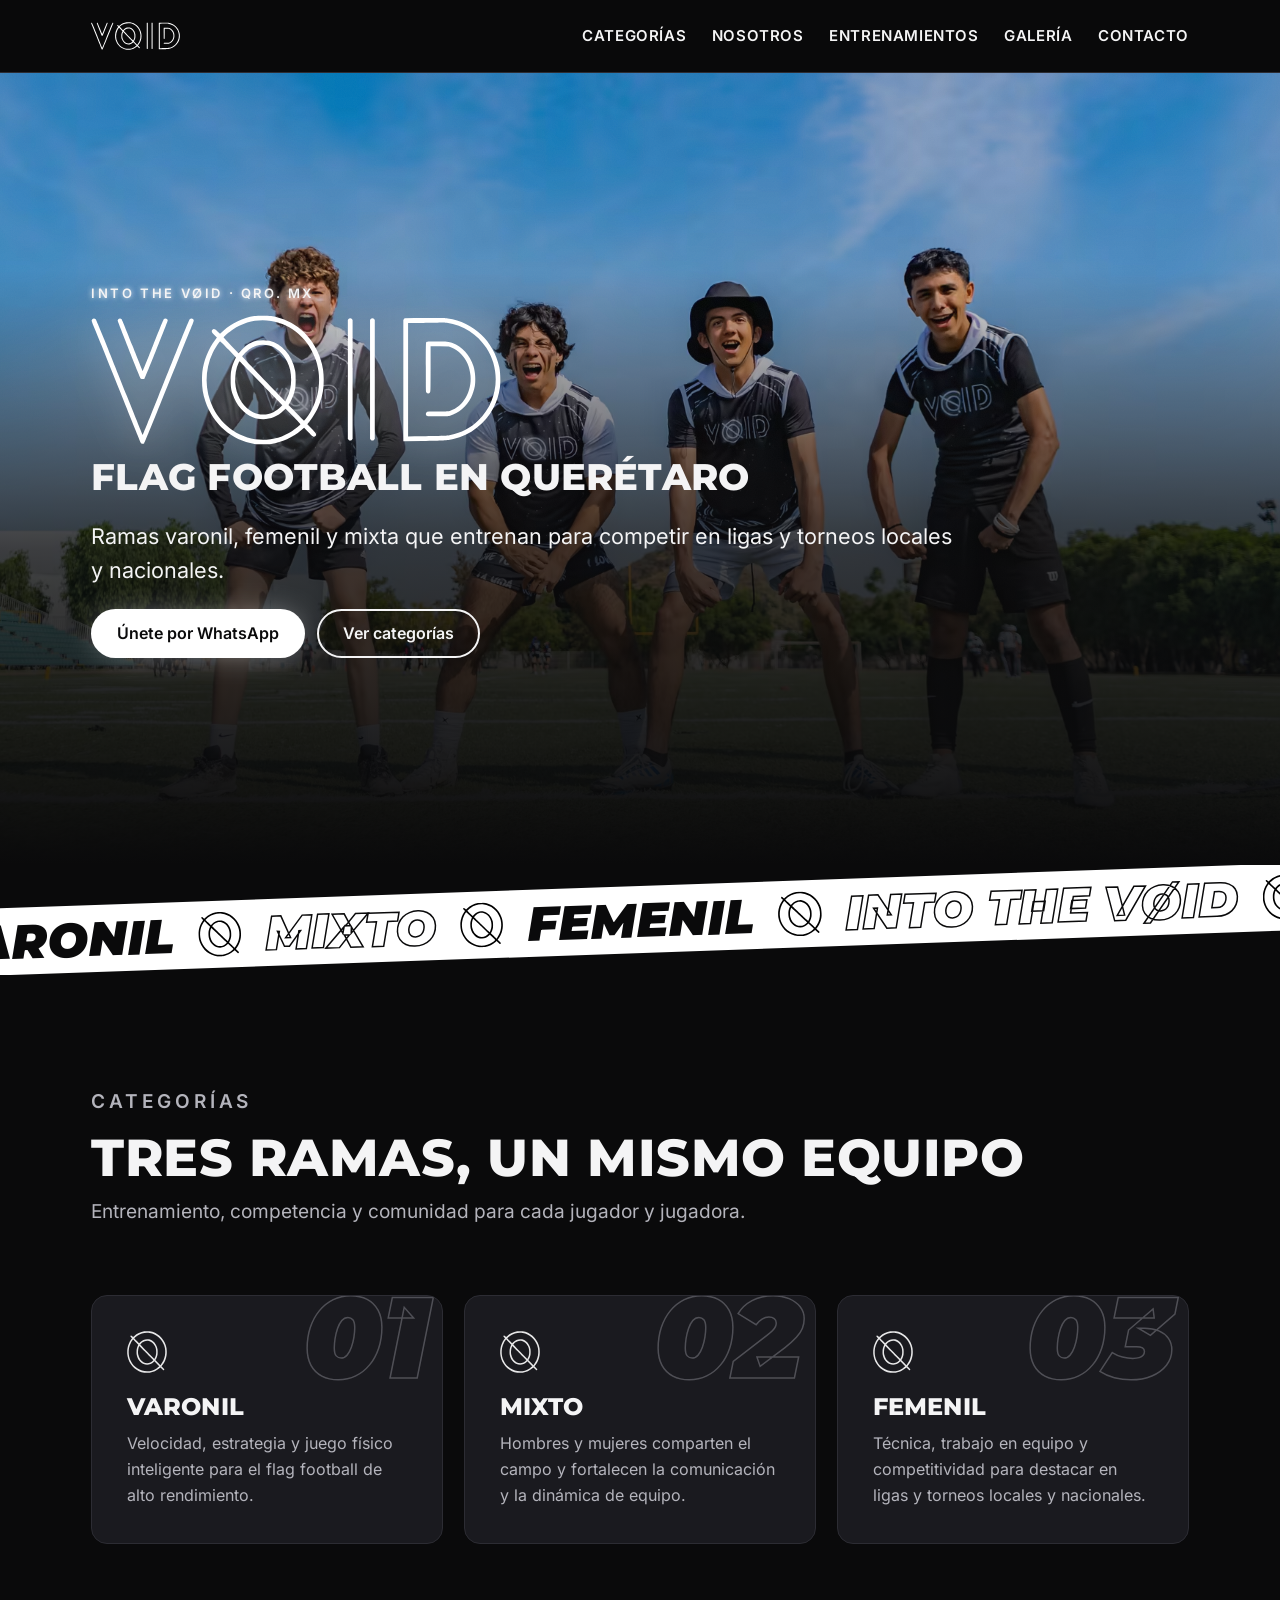
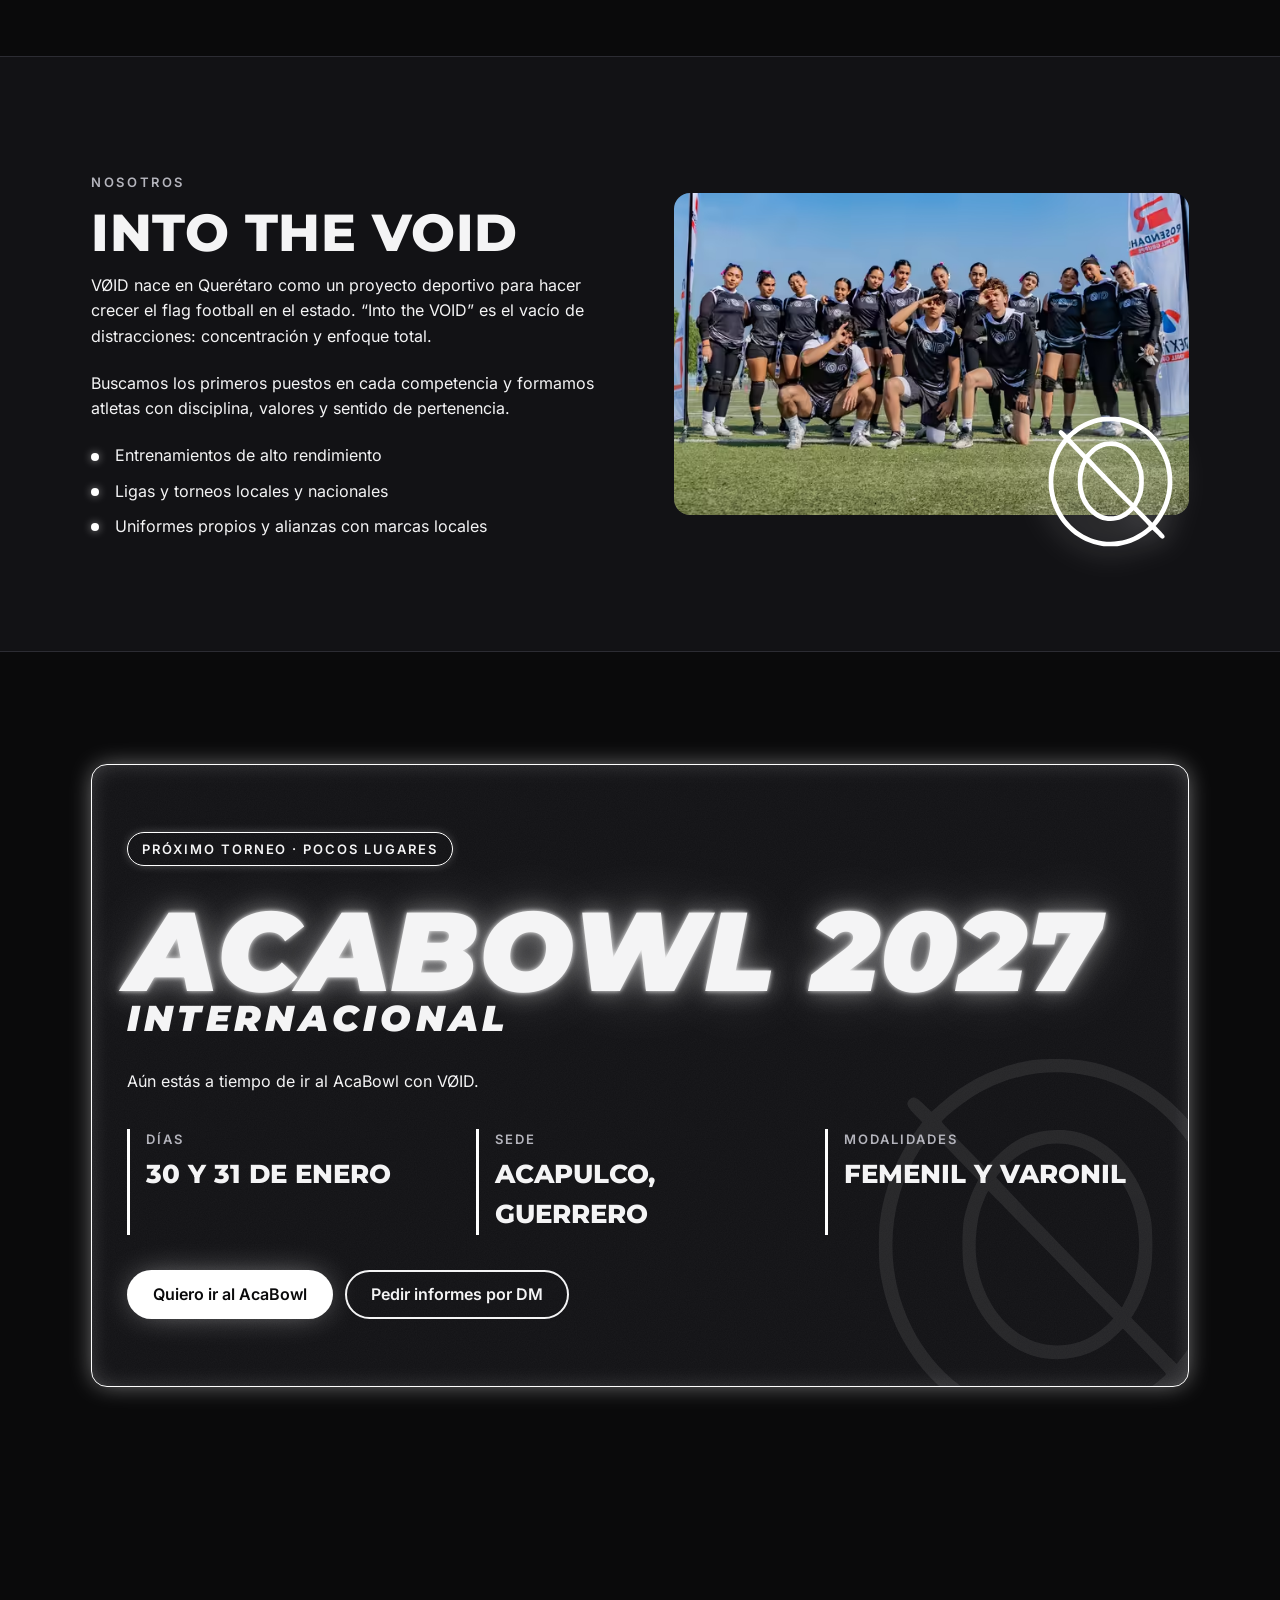
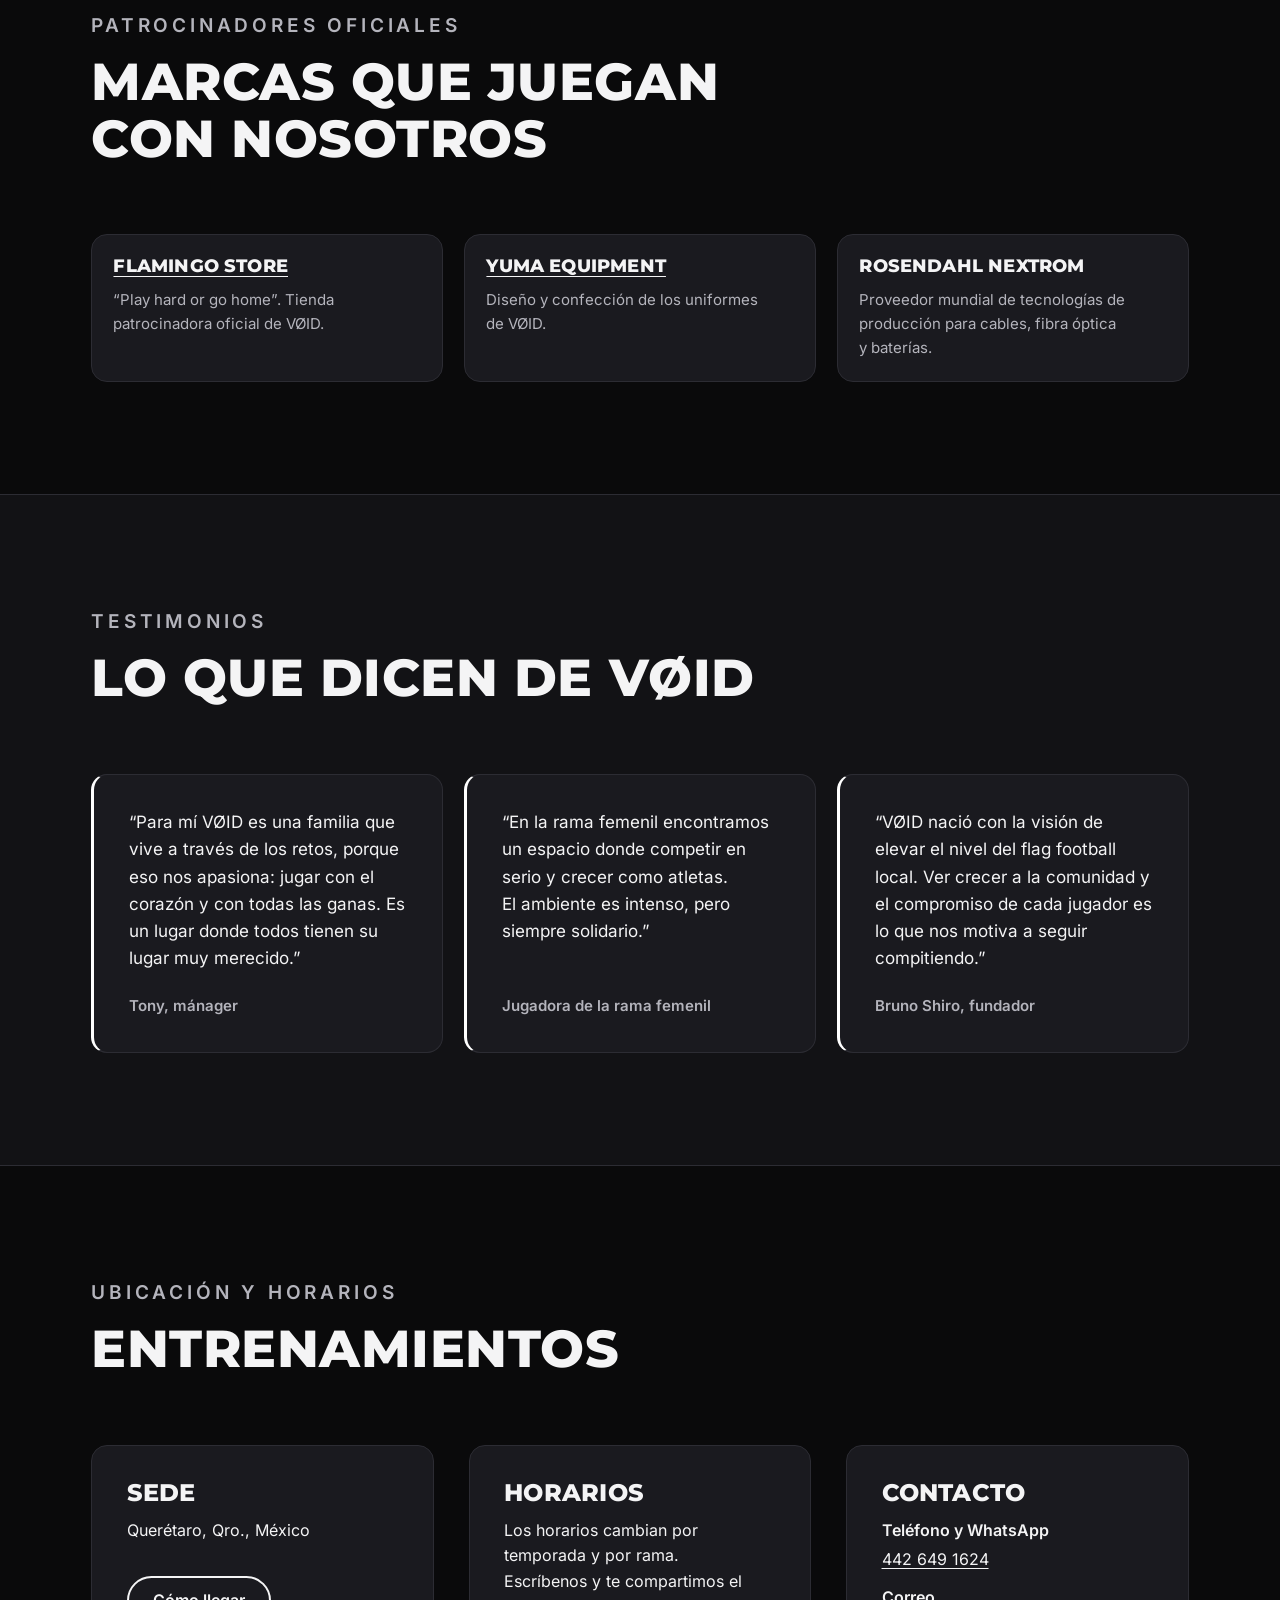
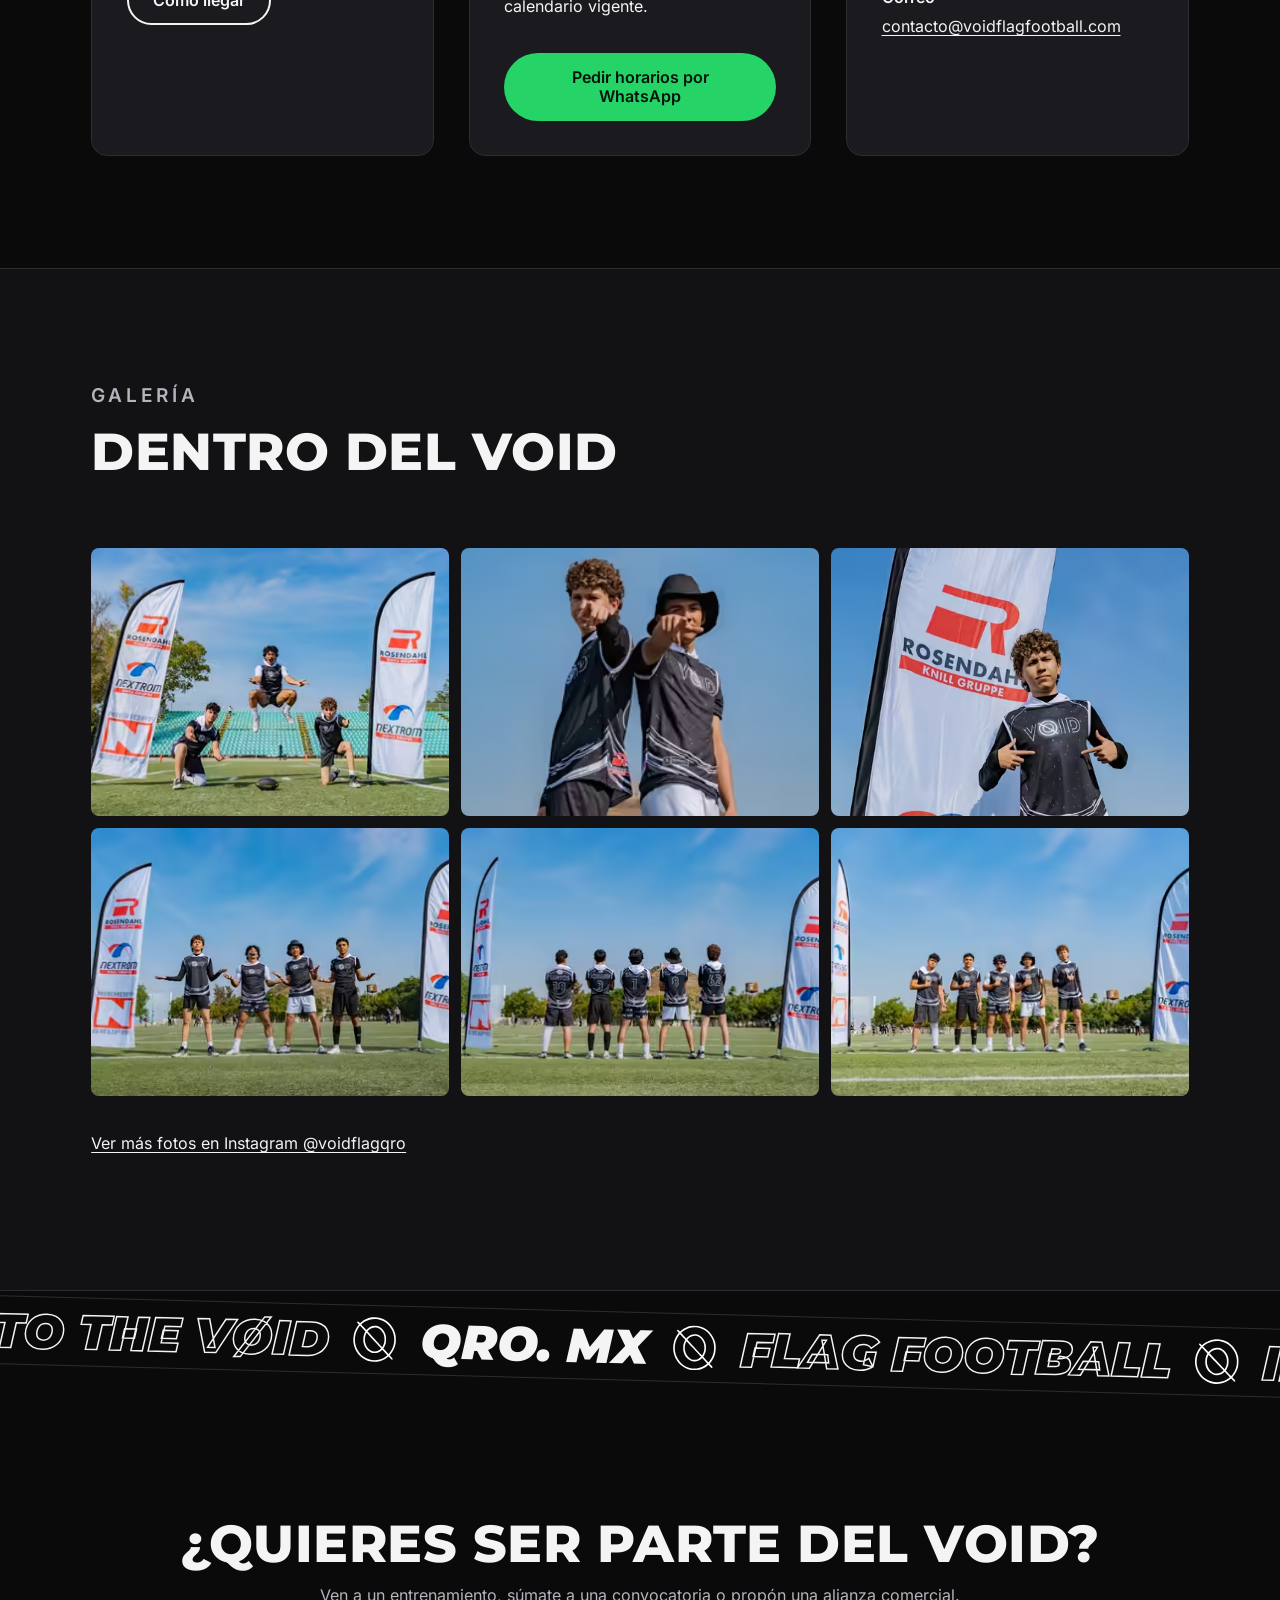
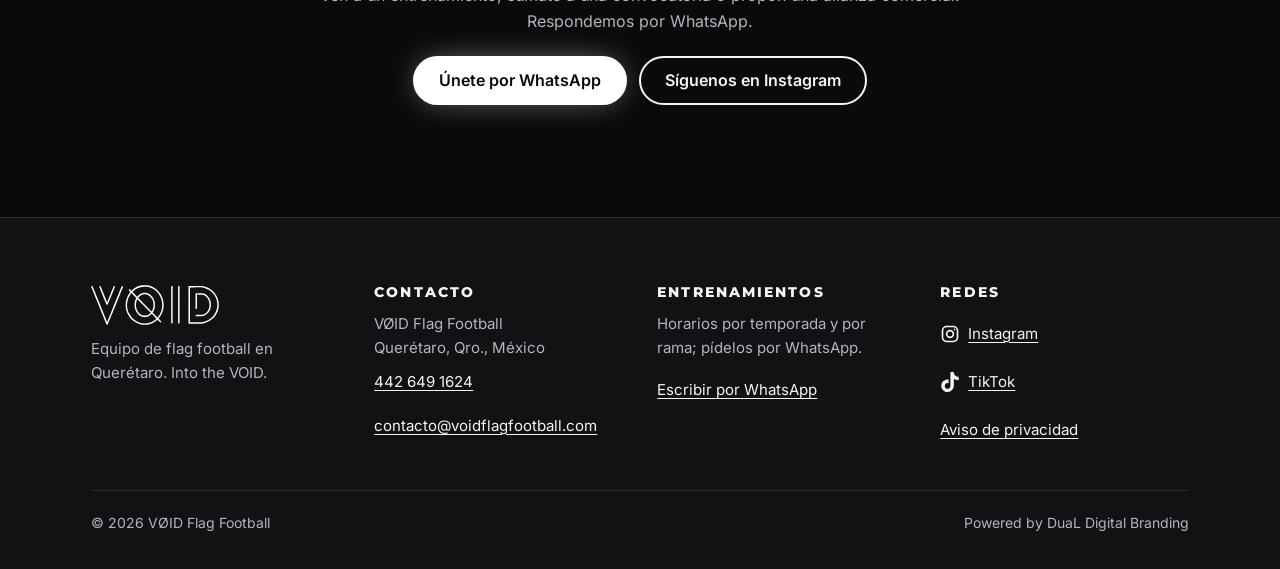
<file: index.html>
<!doctype html>
<html lang="es-MX" class="sin-js">
  <head>
    <meta charset="utf-8" />
    <meta name="viewport" content="width=device-width, initial-scale=1, viewport-fit=cover" />
    <title>VØID Flag Football | Flag football varonil, femenil y mixto en Querétaro</title>
    <meta
      name="description"
      content="Equipo de flag football en Querétaro con ramas varonil, femenil y mixta. Entrena y compite con VØID: escríbenos por WhatsApp y súmate al próximo entrenamiento."
    />
    <link rel="canonical" href="https://leonardosuazoaguilar.github.io/Void-landing-page/" />
    <meta name="theme-color" content="#0a0a0b" />

    <meta property="og:type" content="website" />
    <meta property="og:locale" content="es_MX" />
    <meta property="og:site_name" content="VØID Flag Football" />
    <meta property="og:title" content="VØID Flag Football | Flag football en Querétaro" />
    <meta
      property="og:description"
      content="Ramas varonil, femenil y mixta. Entrena y compite con VØID en Querétaro."
    />
    <meta property="og:url" content="https://leonardosuazoaguilar.github.io/Void-landing-page/" />
    <meta property="og:image" content="https://leonardosuazoaguilar.github.io/Void-landing-page/img/void-og.jpg" />
    <meta property="og:image:width" content="1200" />
    <meta property="og:image:height" content="630" />
    <meta name="twitter:card" content="summary_large_image" />

    <link rel="icon" href="favicon.svg" type="image/svg+xml" />
    <link rel="icon" href="favicon.ico" sizes="any" />
    <link rel="preload" href="fonts/montserrat-latin-800.woff2" as="font" type="font/woff2" crossorigin />
    <link rel="stylesheet" href="css/tokens.css" />
    <link rel="stylesheet" href="css/base.css" />
    <link rel="stylesheet" href="css/personalidad.css" />
    <script>
      document.documentElement.classList.replace("sin-js", "js");
    </script>
    <script src="js/main.js" defer></script>

    <script type="application/ld+json">
      {
        "@context": "https://schema.org",
        "@type": "SportsTeam",
        "name": "VØID Flag Football",
        "alternateName": "VOID Flag Football",
        "slogan": "Into the VOID",
        "sport": "Flag football",
        "url": "https://leonardosuazoaguilar.github.io/Void-landing-page/",
        "logo": "https://leonardosuazoaguilar.github.io/Void-landing-page/img/void-simbolo.svg",
        "image": "https://leonardosuazoaguilar.github.io/Void-landing-page/img/void-og.jpg",
        "telephone": "+52 442 649 1624",
        "email": "contacto@voidflagfootball.com",
        "location": {
          "@type": "Place",
          "address": {
            "@type": "PostalAddress",
            "addressLocality": "Querétaro",
            "addressRegion": "Qro.",
            "addressCountry": "MX"
          }
        },
        "sameAs": [
          "https://www.instagram.com/voidflagqro/",
          "https://www.tiktok.com/@officialvoidflag"
        ],
        "sponsor": [
          { "@type": "Organization", "name": "Flamingo Store", "sameAs": "https://www.instagram.com/la_flamingo_store/" },
          { "@type": "Organization", "name": "Yuma Equipment", "sameAs": "https://www.instagram.com/yuma_equipment/" },
          { "@type": "Organization", "name": "Rosendahl Nextrom" }
        ],
        "event": {
          "@type": "SportsEvent",
          "name": "AcaBowl 2027 Internacional",
          "startDate": "2027-01-30",
          "endDate": "2027-01-31",
          "eventStatus": "https://schema.org/EventScheduled",
          "location": {
            "@type": "Place",
            "name": "Acapulco",
            "address": {
              "@type": "PostalAddress",
              "addressLocality": "Acapulco",
              "addressRegion": "Gro.",
              "addressCountry": "MX"
            }
          }
        }
      }
    </script>
  </head>
  <body>
    <a class="saltar" href="#contenido">Saltar al contenido</a>

    <!-- inicio:encabezado -->
    <header class="encabezado">
      <div class="contenedor encabezado__interior">
        <a class="encabezado__logo" href="./">
          <img src="img/void-nombre.svg" alt="VØID, ir al inicio" width="1293" height="408" />
        </a>
        <button class="menu-boton" type="button" aria-expanded="false" aria-controls="navegacion">
          <span class="menu-boton__icono" aria-hidden="true"></span>
          Menú
        </button>
        <nav id="navegacion" class="navegacion" aria-label="Principal">
          <ul>
            <li><a href="./#categorias">Categorías</a></li>
            <li><a href="./#nosotros">Nosotros</a></li>
            <li><a href="./#entrenamientos">Entrenamientos</a></li>
            <li><a href="./#galeria">Galería</a></li>
            <li><a href="./#contacto">Contacto</a></li>
          </ul>
        </nav>
      </div>
    </header>
    <!-- fin:encabezado -->

    <main id="contenido">
      <section class="hero" aria-labelledby="titulo-principal">
        <picture class="hero__foto">
          <source
            type="image/avif"
            srcset="img/void-jugadores-480.avif 480w, img/void-jugadores-960.avif 960w, img/void-jugadores-1920.avif 1920w, img/void-jugadores-3840.avif 3840w"
            sizes="100vw"
          />
          <source
            type="image/webp"
            srcset="img/void-jugadores-480.webp 480w, img/void-jugadores-960.webp 960w, img/void-jugadores-1920.webp 1920w, img/void-jugadores-3840.webp 3840w"
            sizes="100vw"
          />
          <img
            src="img/void-jugadores-960.webp"
            alt="Cuatro jugadores de VØID con jersey negro celebrando en el campo de flag football"
            width="1920"
            height="1080"
            fetchpriority="high"
            decoding="async"
          />
        </picture>
        <div class="contenedor">
          <p class="antetitulo antetitulo--neon">Into the VØID · Qro. MX</p>
          <h1 id="titulo-principal" class="hero__titulo">
            <img class="hero__logo" src="img/void-nombre.svg" alt="VØID" width="1293" height="408" />
            <span class="hero__subtitulo">Flag football en Querétaro</span>
          </h1>
          <p class="hero__propuesta">
            Ramas varonil, femenil y mixta que entrenan para competir en ligas y torneos locales y
            nacionales.
          </p>
          <div class="hero__acciones">
            <a
              class="boton boton--principal"
              href="https://wa.me/524426491624?text=Hola%20V%C3%98ID%2C%20quiero%20unirme%20al%20equipo.%20%C2%BFCu%C3%A1ndo%20es%20el%20pr%C3%B3ximo%20entrenamiento%3F"
              data-evento="unirse"
            >
              Únete por WhatsApp
            </a>
            <a class="boton boton--secundario" href="#categorias">Ver categorías</a>
          </div>
        </div>
      </section>

      <div class="marquesina" aria-hidden="true">
        <div class="marquesina__banda">
          <div class="marquesina__pista">
            <p class="marquesina__grupo">
              <span>Varonil</span><img class="marquesina__simbolo" src="img/void-simbolo.svg" alt="" width="388" height="408" />
              <span class="marquesina__hueco">Mixto</span><img class="marquesina__simbolo" src="img/void-simbolo.svg" alt="" width="388" height="408" />
              <span>Femenil</span><img class="marquesina__simbolo" src="img/void-simbolo.svg" alt="" width="388" height="408" />
              <span class="marquesina__hueco">Into the VØID</span><img class="marquesina__simbolo" src="img/void-simbolo.svg" alt="" width="388" height="408" />
            </p>
            <p class="marquesina__grupo">
              <span>Varonil</span><img class="marquesina__simbolo" src="img/void-simbolo.svg" alt="" width="388" height="408" />
              <span class="marquesina__hueco">Mixto</span><img class="marquesina__simbolo" src="img/void-simbolo.svg" alt="" width="388" height="408" />
              <span>Femenil</span><img class="marquesina__simbolo" src="img/void-simbolo.svg" alt="" width="388" height="408" />
              <span class="marquesina__hueco">Into the VØID</span><img class="marquesina__simbolo" src="img/void-simbolo.svg" alt="" width="388" height="408" />
            </p>
          </div>
        </div>
      </div>

      <section id="categorias" class="seccion" aria-labelledby="titulo-categorias">
        <div class="contenedor">
          <header class="seccion__encabezado" data-revelar>
            <p class="antetitulo">Categorías</p>
            <h2 id="titulo-categorias">Tres ramas, un mismo equipo</h2>
            <p>Entrenamiento, competencia y comunidad para cada jugador y jugadora.</p>
          </header>
          <div class="tarjetas">
            <article class="tarjeta" data-revelar data-inclinar>
              <span class="tarjeta__numero" aria-hidden="true">01</span>
              <img class="tarjeta__marca" src="img/void-simbolo.svg" alt="" width="388" height="408" />
              <h3>Varonil</h3>
              <p>
                Velocidad, estrategia y juego físico inteligente para el flag football de alto
                rendimiento.
              </p>
            </article>
            <article class="tarjeta" data-revelar data-inclinar>
              <span class="tarjeta__numero" aria-hidden="true">02</span>
              <img class="tarjeta__marca" src="img/void-simbolo.svg" alt="" width="388" height="408" />
              <h3>Mixto</h3>
              <p>
                Hombres y mujeres comparten el campo y fortalecen la comunicación y la dinámica de
                equipo.
              </p>
            </article>
            <article class="tarjeta" data-revelar data-inclinar>
              <span class="tarjeta__numero" aria-hidden="true">03</span>
              <img class="tarjeta__marca" src="img/void-simbolo.svg" alt="" width="388" height="408" />
              <h3>Femenil</h3>
              <p>
                Técnica, trabajo en equipo y competitividad para destacar en ligas y torneos
                locales y nacionales.
              </p>
            </article>
          </div>
        </div>
      </section>

      <section id="nosotros" class="seccion seccion--superficie" aria-labelledby="titulo-nosotros">
        <div class="contenedor nosotros">
          <div data-revelar>
            <p class="antetitulo">Nosotros</p>
            <h2 id="titulo-nosotros">Into the VOID</h2>
            <p>
              VØID nace en Querétaro como un proyecto deportivo para hacer crecer el flag football en
              el estado. “Into the VOID” es el vacío de distracciones: concentración y enfoque total.
            </p>
            <p>
              Buscamos los primeros puestos en cada competencia y formamos atletas con disciplina,
              valores y sentido de pertenencia.
            </p>
            <ul class="nosotros__lista">
              <li>Entrenamientos de alto rendimiento</li>
              <li>Ligas y torneos locales y nacionales</li>
              <li>Uniformes propios y alianzas con marcas locales</li>
            </ul>
          </div>
          <div class="nosotros__foto" data-revelar>
            <picture>
              <source
                type="image/avif"
                srcset="img/void-equipo-480.avif 480w, img/void-equipo-960.avif 960w, img/void-equipo-1920.avif 1920w"
                sizes="(min-width: 48rem) 50vw, 100vw"
              />
              <source
                type="image/webp"
                srcset="img/void-equipo-480.webp 480w, img/void-equipo-960.webp 960w, img/void-equipo-1920.webp 1920w"
                sizes="(min-width: 48rem) 50vw, 100vw"
              />
              <img
                src="img/void-equipo-960.webp"
                alt="Jugadores y jugadoras de VØID posando juntos en el campo entre banderas de sus patrocinadores"
                width="1920"
                height="765"
                loading="lazy"
                decoding="async"
              />
            </picture>
            <img class="nosotros__simbolo" src="img/void-simbolo.svg" alt="" width="388" height="408" />
          </div>
        </div>
      </section>

      <!-- PENDIENTE: retirar o actualizar esta sección después del 31 de enero de 2027 -->
      <section id="torneo" class="seccion" aria-labelledby="titulo-torneo">
        <div class="contenedor">
          <article class="torneo" data-revelar>
            <img class="torneo__simbolo" src="img/void-simbolo.svg" alt="" width="388" height="408" loading="lazy" />
            <p class="torneo__etiqueta">Próximo torneo · Pocos lugares</p>
            <h2 id="titulo-torneo" class="torneo__titulo">
              AcaBowl 2027
              <span>Internacional</span>
            </h2>
            <p>Aún estás a tiempo de ir al AcaBowl con VØID.</p>
            <dl class="torneo__datos">
              <div>
                <dt>Días</dt>
                <dd>30 y 31 de enero</dd>
              </div>
              <div>
                <dt>Sede</dt>
                <dd>Acapulco, Guerrero</dd>
              </div>
              <div>
                <dt>Modalidades</dt>
                <dd>Femenil y varonil</dd>
              </div>
            </dl>
            <div class="hero__acciones">
              <a
                class="boton boton--principal"
                href="https://wa.me/524426491624?text=Hola%20V%C3%98ID%2C%20quiero%20informes%20para%20ir%20al%20AcaBowl%202027."
                data-evento="torneo"
              >
                Quiero ir al AcaBowl
              </a>
              <a class="boton boton--secundario" href="https://ig.me/m/voidflagqro" rel="noopener">
                Pedir informes por DM
              </a>
            </div>
          </article>
        </div>
      </section>

      <section id="patrocinadores" class="seccion" aria-labelledby="titulo-patrocinadores">
        <div class="contenedor">
          <header class="seccion__encabezado" data-revelar>
            <p class="antetitulo">Patrocinadores oficiales</p>
            <h2 id="titulo-patrocinadores">Marcas que juegan con nosotros</h2>
          </header>
          <div class="patrocinadores">
            <article class="patrocinador" data-revelar>
              <h3>
                <a href="https://www.instagram.com/la_flamingo_store/" rel="noopener">Flamingo Store</a>
              </h3>
              <p>“Play hard or go home”. Tienda patrocinadora oficial de VØID.</p>
            </article>
            <article class="patrocinador" data-revelar>
              <h3>
                <a href="https://www.instagram.com/yuma_equipment/" rel="noopener">Yuma Equipment</a>
              </h3>
              <p>Diseño y confección de los uniformes de VØID.</p>
            </article>
            <article class="patrocinador" data-revelar>
              <h3>Rosendahl Nextrom</h3>
              <p>
                Proveedor mundial de tecnologías de producción para cables, fibra óptica y baterías.
              </p>
            </article>
          </div>
        </div>
      </section>

      <section id="testimonios" class="seccion seccion--superficie" aria-labelledby="titulo-testimonios">
        <div class="contenedor">
          <header class="seccion__encabezado" data-revelar>
            <p class="antetitulo">Testimonios</p>
            <h2 id="titulo-testimonios">Lo que dicen de VØID</h2>
          </header>
          <div class="testimonios">
            <figure class="testimonio" data-revelar>
              <blockquote>
                <p>
                  “Para mí VØID es una familia que vive a través de los retos, porque eso nos
                  apasiona: jugar con el corazón y con todas las ganas. Es un lugar donde todos tienen
                  su lugar muy merecido.”
                </p>
              </blockquote>
              <figcaption>Tony, mánager</figcaption>
            </figure>
            <figure class="testimonio" data-revelar>
              <blockquote>
                <p>
                  “En la rama femenil encontramos un espacio donde competir en serio y crecer como
                  atletas. El ambiente es intenso, pero siempre solidario.”
                </p>
              </blockquote>
              <figcaption>Jugadora de la rama femenil</figcaption>
            </figure>
            <figure class="testimonio" data-revelar>
              <blockquote>
                <p>
                  “VØID nació con la visión de elevar el nivel del flag football local. Ver crecer a
                  la comunidad y el compromiso de cada jugador es lo que nos motiva a seguir
                  compitiendo.”
                </p>
              </blockquote>
              <figcaption>Bruno Shiro, fundador</figcaption>
            </figure>
          </div>
        </div>
      </section>

      <section id="entrenamientos" class="seccion" aria-labelledby="titulo-entrenamientos">
        <div class="contenedor">
          <header class="seccion__encabezado" data-revelar>
            <p class="antetitulo">Ubicación y horarios</p>
            <h2 id="titulo-entrenamientos">Entrenamientos</h2>
          </header>
          <div class="entrenamientos">
            <!-- PENDIENTE: dirección exacta de la sede y mapa (cargado al hacer clic) -->
            <div class="dato" data-revelar>
              <h3>Sede</h3>
              <address>
                <p>Querétaro, Qro., México</p>
              </address>
              <a
                class="boton boton--secundario"
                href="https://www.google.com/maps/search/?api=1&amp;query=Quer%C3%A9taro%2C%20Qro."
                data-evento="como_llegar"
              >
                Cómo llegar
              </a>
            </div>
            <!-- PENDIENTE: días y horarios de entrenamiento de cada rama -->
            <div class="dato" data-revelar>
              <h3>Horarios</h3>
              <p>
                Los horarios cambian por temporada y por rama. Escríbenos y te compartimos el
                calendario vigente.
              </p>
              <a
                class="boton boton--whatsapp"
                href="https://wa.me/524426491624?text=Hola%20V%C3%98ID%2C%20%C2%BFme%20compartes%20los%20horarios%20de%20entrenamiento%3F"
                data-evento="whatsapp"
              >
                Pedir horarios por WhatsApp
              </a>
            </div>
            <div class="dato" data-revelar>
              <h3>Contacto</h3>
              <dl>
                <dt>Teléfono y WhatsApp</dt>
                <dd><a href="tel:+524426491624" data-evento="llamar">442 649 1624</a></dd>
                <dt>Correo</dt>
                <dd>
                  <a href="mailto:contacto@voidflagfootball.com">contacto@voidflagfootball.com</a>
                </dd>
              </dl>
            </div>
          </div>
        </div>
      </section>

      <section id="galeria" class="seccion seccion--superficie" aria-labelledby="titulo-galeria">
        <div class="contenedor">
          <header class="seccion__encabezado" data-revelar>
            <p class="antetitulo">Galería</p>
            <h2 id="titulo-galeria">Dentro del VOID</h2>
          </header>
          <div class="galeria">
            <picture>
              <source type="image/avif" srcset="img/void-salto-480.avif 480w, img/void-salto-960.avif 960w, img/void-salto-1920.avif 1920w" sizes="(min-width: 75rem) 24rem, (min-width: 40rem) 50vw, 100vw" />
              <source type="image/webp" srcset="img/void-salto-480.webp 480w, img/void-salto-960.webp 960w, img/void-salto-1920.webp 1920w" sizes="(min-width: 75rem) 24rem, (min-width: 40rem) 50vw, 100vw" />
              <img src="img/void-salto-960.webp" alt="Jugador de VØID saltando entre dos compañeros arrodillados junto al balón" width="960" height="540" loading="lazy" decoding="async" />
            </picture>
            <picture>
              <source type="image/avif" srcset="img/void-cielo-480.avif 480w, img/void-cielo-960.avif 960w, img/void-cielo-1920.avif 1920w" sizes="(min-width: 75rem) 24rem, (min-width: 40rem) 50vw, 100vw" />
              <source type="image/webp" srcset="img/void-cielo-480.webp 480w, img/void-cielo-960.webp 960w, img/void-cielo-1920.webp 1920w" sizes="(min-width: 75rem) 24rem, (min-width: 40rem) 50vw, 100vw" />
              <img src="img/void-cielo-960.webp" alt="Dos jugadores de VØID con el uniforme del equipo señalando a la cámara" width="960" height="439" loading="lazy" decoding="async" />
            </picture>
            <picture>
              <source type="image/avif" srcset="img/void-bandera-480.avif 480w, img/void-bandera-960.avif 960w, img/void-bandera-1575.avif 1575w" sizes="(min-width: 75rem) 24rem, (min-width: 40rem) 50vw, 100vw" />
              <source type="image/webp" srcset="img/void-bandera-480.webp 480w, img/void-bandera-960.webp 960w, img/void-bandera-1575.webp 1575w" sizes="(min-width: 75rem) 24rem, (min-width: 40rem) 50vw, 100vw" />
              <img class="retrato" src="img/void-bandera-960.webp" alt="Jugador de VØID junto a la bandera de Rosendahl Nextrom" width="960" height="1280" loading="lazy" decoding="async" />
            </picture>
            <picture>
              <source type="image/avif" srcset="img/void-banderas-480.avif 480w, img/void-banderas-960.avif 960w, img/void-banderas-1920.avif 1920w" sizes="(min-width: 75rem) 24rem, (min-width: 40rem) 50vw, 100vw" />
              <source type="image/webp" srcset="img/void-banderas-480.webp 480w, img/void-banderas-960.webp 960w, img/void-banderas-1920.webp 1920w" sizes="(min-width: 75rem) 24rem, (min-width: 40rem) 50vw, 100vw" />
              <img src="img/void-banderas-960.webp" alt="Cinco jugadores de VØID posando entre las banderas de sus patrocinadores" width="960" height="540" loading="lazy" decoding="async" />
            </picture>
            <picture>
              <source type="image/avif" srcset="img/void-espaldas-480.avif 480w, img/void-espaldas-960.avif 960w, img/void-espaldas-1920.avif 1920w" sizes="(min-width: 75rem) 24rem, (min-width: 40rem) 50vw, 100vw" />
              <source type="image/webp" srcset="img/void-espaldas-480.webp 480w, img/void-espaldas-960.webp 960w, img/void-espaldas-1920.webp 1920w" sizes="(min-width: 75rem) 24rem, (min-width: 40rem) 50vw, 100vw" />
              <img src="img/void-espaldas-960.webp" alt="Jugadores de VØID de espaldas mostrando los números de sus jerseys" width="960" height="540" loading="lazy" decoding="async" />
            </picture>
            <picture>
              <source type="image/avif" srcset="img/void-alineacion-480.avif 480w, img/void-alineacion-960.avif 960w, img/void-alineacion-1920.avif 1920w" sizes="(min-width: 75rem) 24rem, (min-width: 40rem) 50vw, 100vw" />
              <source type="image/webp" srcset="img/void-alineacion-480.webp 480w, img/void-alineacion-960.webp 960w, img/void-alineacion-1920.webp 1920w" sizes="(min-width: 75rem) 24rem, (min-width: 40rem) 50vw, 100vw" />
              <img src="img/void-alineacion-960.webp" alt="Alineación de jugadores de VØID de frente en el campo" width="960" height="520" loading="lazy" decoding="async" />
            </picture>
          </div>
          <p class="galeria__enlace">
            <a href="https://www.instagram.com/voidflagqro/" rel="noopener">Ver más fotos en Instagram @voidflagqro</a>
          </p>
        </div>
      </section>

      <div class="marquesina marquesina--inversa" aria-hidden="true">
        <div class="marquesina__banda">
          <div class="marquesina__pista">
            <p class="marquesina__grupo">
              <span class="marquesina__hueco">Into the VØID</span><img class="marquesina__simbolo" src="img/void-simbolo.svg" alt="" width="388" height="408" />
              <span>Qro. MX</span><img class="marquesina__simbolo" src="img/void-simbolo.svg" alt="" width="388" height="408" />
              <span class="marquesina__hueco">Flag football</span><img class="marquesina__simbolo" src="img/void-simbolo.svg" alt="" width="388" height="408" />
            </p>
            <p class="marquesina__grupo">
              <span class="marquesina__hueco">Into the VØID</span><img class="marquesina__simbolo" src="img/void-simbolo.svg" alt="" width="388" height="408" />
              <span>Qro. MX</span><img class="marquesina__simbolo" src="img/void-simbolo.svg" alt="" width="388" height="408" />
              <span class="marquesina__hueco">Flag football</span><img class="marquesina__simbolo" src="img/void-simbolo.svg" alt="" width="388" height="408" />
            </p>
          </div>
        </div>
      </div>

      <section id="contacto" class="seccion contacto" aria-labelledby="titulo-contacto">
        <div class="contenedor" data-revelar>
          <h2 id="titulo-contacto">¿Quieres ser parte del VOID?</h2>
          <p>
            Ven a un entrenamiento, súmate a una convocatoria o propón una alianza comercial.
            Respondemos por WhatsApp.
          </p>
          <div class="hero__acciones">
            <a
              class="boton boton--principal"
              href="https://wa.me/524426491624?text=Hola%20V%C3%98ID%2C%20quiero%20unirme%20al%20equipo.%20%C2%BFCu%C3%A1ndo%20es%20el%20pr%C3%B3ximo%20entrenamiento%3F"
              data-evento="unirse"
            >
              Únete por WhatsApp
            </a>
            <a class="boton boton--secundario" href="https://www.instagram.com/voidflagqro/" rel="noopener">
              Síguenos en Instagram
            </a>
          </div>
        </div>
      </section>
    </main>

    <!-- inicio:pie -->
    <footer class="pie">
      <div class="contenedor">
        <div class="pie__rejilla">
          <div>
            <img class="pie__logo" src="img/void-nombre.svg" alt="VØID" width="1293" height="408" loading="lazy" />
            <p>Equipo de flag football en Querétaro. Into the VOID.</p>
          </div>
          <div>
            <h2>Contacto</h2>
            <address>
              VØID Flag Football<br />
              Querétaro, Qro., México<br />
              <a href="tel:+524426491624" data-evento="llamar">442 649 1624</a><br />
              <a href="mailto:contacto@voidflagfootball.com">contacto@voidflagfootball.com</a>
            </address>
          </div>
          <div>
            <h2>Entrenamientos</h2>
            <p>Horarios por temporada y por rama; pídelos por WhatsApp.</p>
            <a
              href="https://wa.me/524426491624?text=Hola%20V%C3%98ID%2C%20%C2%BFme%20compartes%20los%20horarios%20de%20entrenamiento%3F"
              data-evento="whatsapp"
            >
              Escribir por WhatsApp
            </a>
          </div>
          <div>
            <h2>Redes</h2>
            <ul>
              <li>
                <a href="https://www.instagram.com/voidflagqro/" rel="noopener">
                  <svg viewBox="0 0 24 24" fill="none" stroke="currentColor" stroke-width="2" aria-hidden="true"><rect x="3" y="3" width="18" height="18" rx="5" /><circle cx="12" cy="12" r="4" /><circle cx="17.5" cy="6.5" r="1" fill="currentColor" stroke="none" /></svg>
                  Instagram
                </a>
              </li>
              <li>
                <a href="https://www.tiktok.com/@officialvoidflag" rel="noopener">
                  <svg viewBox="0 0 24 24" fill="currentColor" aria-hidden="true"><path d="M12.53.02C13.84 0 15.14.01 16.44 0c.08 1.53.63 3.09 1.75 4.17 1.12 1.11 2.7 1.62 4.24 1.79v4.03c-1.44-.05-2.89-.35-4.2-.97-.57-.26-1.1-.59-1.62-.93-.01 2.92.01 5.84-.02 8.75-.08 1.4-.54 2.79-1.35 3.94-1.31 1.92-3.58 3.17-5.91 3.21-1.43.08-2.86-.31-4.08-1.03-2.02-1.19-3.44-3.37-3.65-5.71-.02-.5-.03-1-.01-1.49.18-1.9 1.12-3.72 2.58-4.96 1.66-1.44 3.98-2.13 6.15-1.72.02 1.48-.04 2.96-.04 4.44-.99-.32-2.15-.23-3.02.37-.63.41-1.11 1.04-1.36 1.75-.21.51-.15 1.07-.14 1.61.24 1.64 1.82 3.02 3.5 2.87 1.12-.01 2.19-.66 2.77-1.61.19-.33.4-.67.41-1.06.1-1.79.06-3.57.07-5.36.01-4.03-.01-8.05.02-12.07z" /></svg>
                  TikTok
                </a>
              </li>
              <li><a href="aviso-privacidad.html">Aviso de privacidad</a></li>
            </ul>
          </div>
        </div>
        <div class="pie__legal">
          <p>© 2026 VØID Flag Football</p>
          <p class="credito">Powered by DuaL Digital Branding</p>
        </div>
      </div>
    </footer>
    <!-- fin:pie -->

    <!-- inicio:barra-movil -->
    <nav class="barra-movil" aria-label="Acciones rápidas">
      <a href="tel:+524426491624" data-evento="llamar">
        <svg viewBox="0 0 24 24" fill="none" stroke="currentColor" stroke-width="2" stroke-linecap="round" stroke-linejoin="round" aria-hidden="true"><path d="M22 16.9v3a2 2 0 0 1-2.2 2 19.8 19.8 0 0 1-8.6-3.1 19.5 19.5 0 0 1-6-6A19.8 19.8 0 0 1 2.1 4.2 2 2 0 0 1 4.1 2h3a2 2 0 0 1 2 1.7c.1 1 .4 1.9.7 2.8a2 2 0 0 1-.5 2.1L8 9.9a16 16 0 0 0 6 6l1.3-1.3a2 2 0 0 1 2.1-.4c.9.3 1.8.6 2.8.7a2 2 0 0 1 1.7 2z" /></svg>
        Llamar
      </a>
      <a
        href="https://wa.me/524426491624?text=Hola%20V%C3%98ID%2C%20quiero%20unirme%20al%20equipo.%20%C2%BFCu%C3%A1ndo%20es%20el%20pr%C3%B3ximo%20entrenamiento%3F"
        data-evento="whatsapp"
      >
        <svg viewBox="0 0 24 24" fill="none" stroke="currentColor" stroke-width="2" stroke-linecap="round" stroke-linejoin="round" aria-hidden="true"><path d="M3 21l1.7-5A8.5 8.5 0 1 1 8 19.3z" /><path d="M9 10a.5.5 0 0 0 1 0V9a.5.5 0 0 0-1 0v1a5 5 0 0 0 5 5h1a.5.5 0 0 0 0-1h-1a.5.5 0 0 0 0 1" /></svg>
        WhatsApp
      </a>
      <a href="https://www.google.com/maps/search/?api=1&amp;query=Quer%C3%A9taro%2C%20Qro." data-evento="como_llegar">
        <svg viewBox="0 0 24 24" fill="none" stroke="currentColor" stroke-width="2" stroke-linecap="round" stroke-linejoin="round" aria-hidden="true"><path d="M20 10c0 6-8 12-8 12s-8-6-8-12a8 8 0 0 1 16 0z" /><circle cx="12" cy="10" r="3" /></svg>
        Cómo llegar
      </a>
    </nav>
    <!-- fin:barra-movil -->
  </body>
</html>
</file>
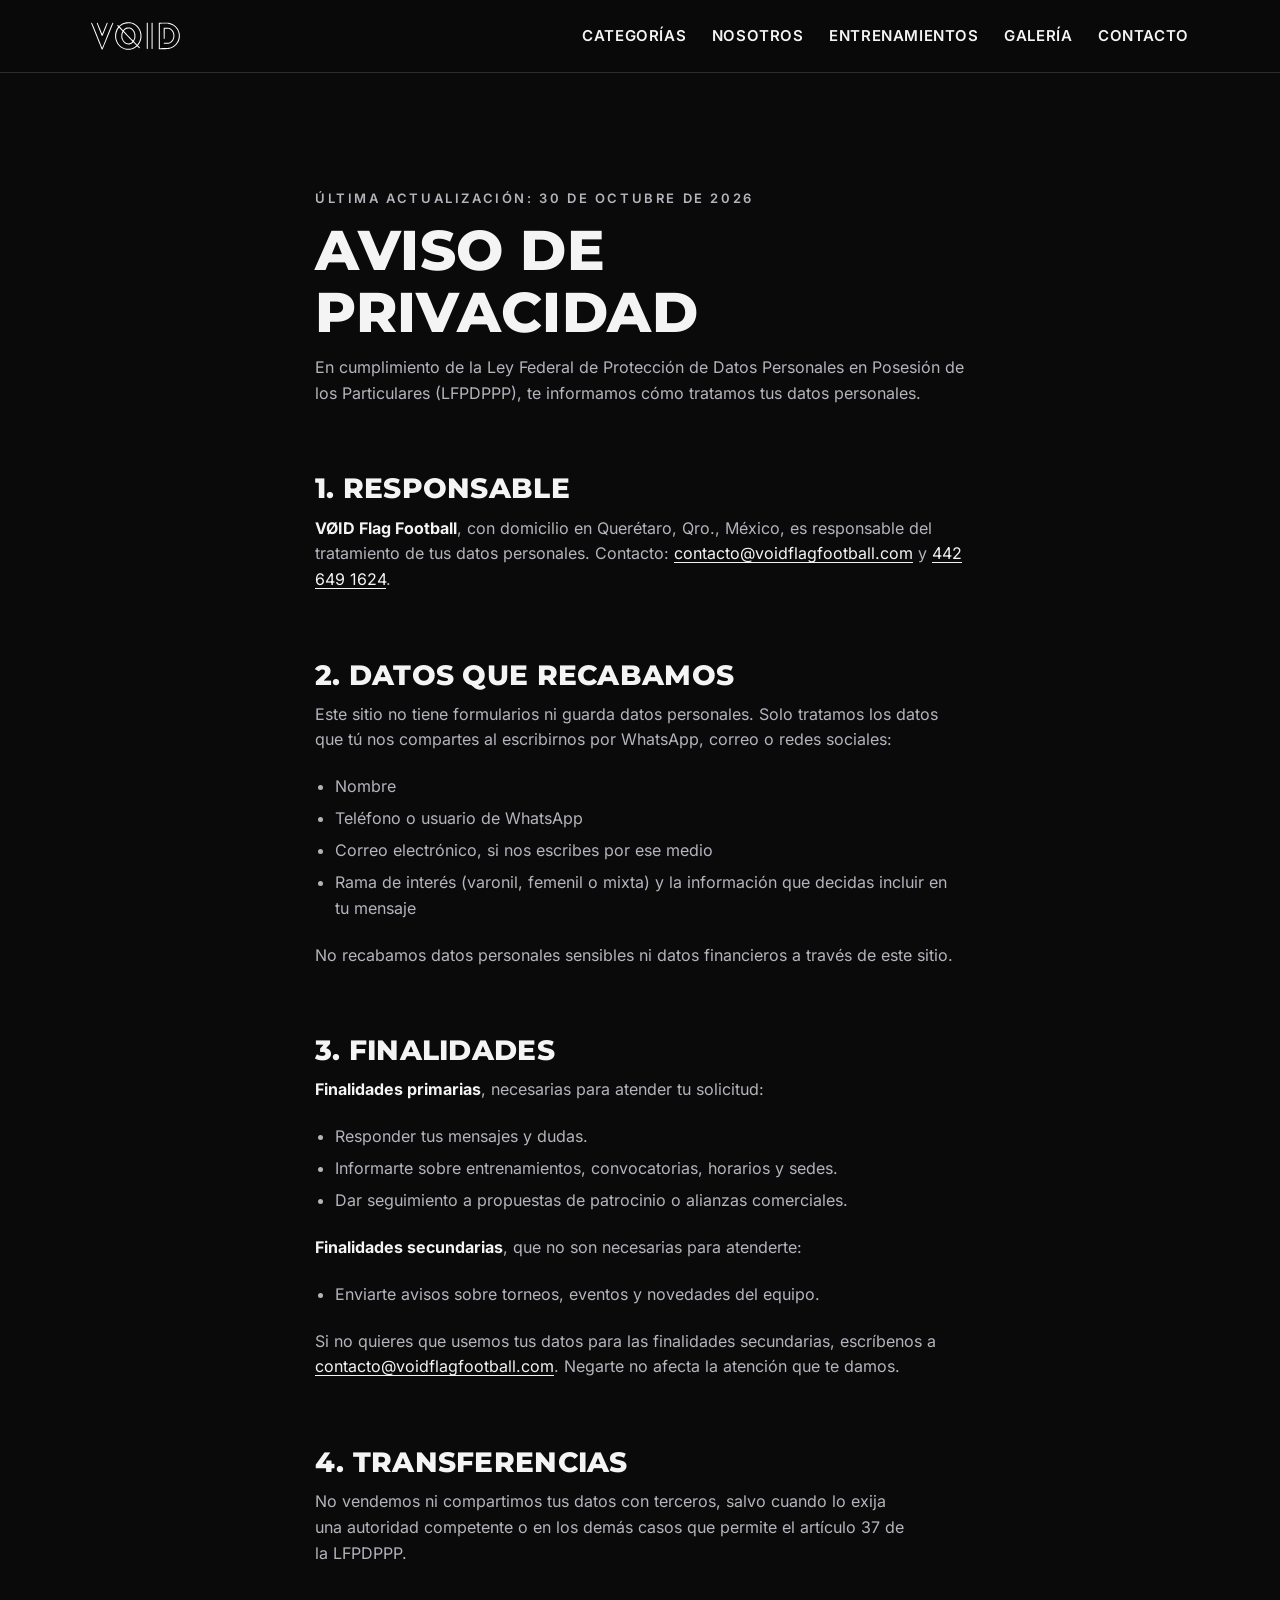
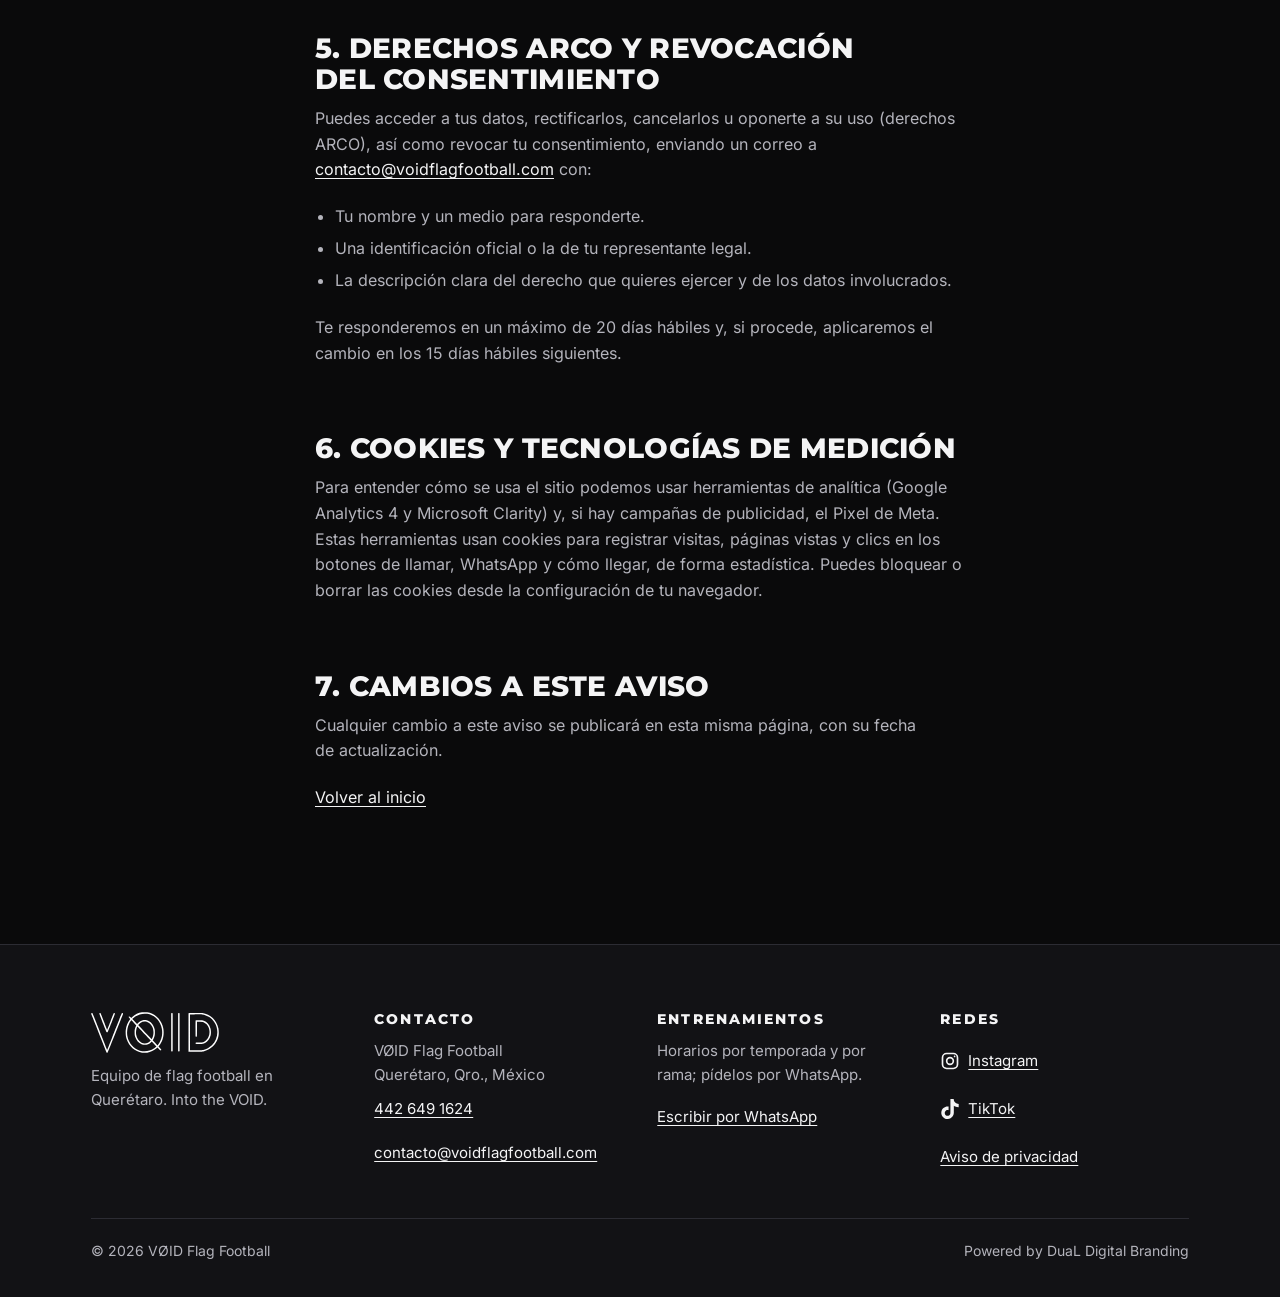
<file: aviso-privacidad.html>
<!doctype html>
<html lang="es-MX" class="sin-js">
  <head>
    <meta charset="utf-8" />
    <meta name="viewport" content="width=device-width, initial-scale=1, viewport-fit=cover" />
    <title>Aviso de privacidad | VØID Flag Football, Querétaro</title>
    <meta
      name="description"
      content="Aviso de privacidad de VØID Flag Football conforme a la LFPDPPP: qué datos tratamos, para qué y cómo ejercer tus derechos ARCO."
    />
    <link rel="canonical" href="https://leonardosuazoaguilar.github.io/Void-landing-page/aviso-privacidad.html" />
    <meta name="theme-color" content="#0a0a0b" />
    <link rel="icon" href="favicon.svg" type="image/svg+xml" />
    <link rel="icon" href="favicon.ico" sizes="any" />
    <link rel="preload" href="fonts/montserrat-latin-800.woff2" as="font" type="font/woff2" crossorigin />
    <link rel="stylesheet" href="css/tokens.css" />
    <link rel="stylesheet" href="css/base.css" />
    <script>
      document.documentElement.classList.replace("sin-js", "js");
    </script>
    <script src="js/main.js" defer></script>
  </head>
  <body>
    <a class="saltar" href="#contenido">Saltar al contenido</a>

    <!-- inicio:encabezado -->
    <header class="encabezado">
      <div class="contenedor encabezado__interior">
        <a class="encabezado__logo" href="./">
          <img src="img/void-nombre.svg" alt="VØID, ir al inicio" width="1293" height="408" />
        </a>
        <button class="menu-boton" type="button" aria-expanded="false" aria-controls="navegacion">
          <span class="menu-boton__icono" aria-hidden="true"></span>
          Menú
        </button>
        <nav id="navegacion" class="navegacion" aria-label="Principal">
          <ul>
            <li><a href="./#categorias">Categorías</a></li>
            <li><a href="./#nosotros">Nosotros</a></li>
            <li><a href="./#entrenamientos">Entrenamientos</a></li>
            <li><a href="./#galeria">Galería</a></li>
            <li><a href="./#contacto">Contacto</a></li>
          </ul>
        </nav>
      </div>
    </header>
    <!-- fin:encabezado -->

    <!-- PENDIENTE: revisión legal del aviso y nombre del responsable (persona física o moral) -->
    <main id="contenido" class="seccion">
      <article class="contenedor documento">
        <p class="antetitulo">Última actualización: 30 de octubre de 2026</p>
        <h1>Aviso de privacidad</h1>
        <p>
          En cumplimiento de la Ley Federal de Protección de Datos Personales en Posesión de los
          Particulares (LFPDPPP), te informamos cómo tratamos tus datos personales.
        </p>

        <h2>1. Responsable</h2>
        <p>
          <strong>VØID Flag Football</strong>, con domicilio en Querétaro, Qro., México, es responsable
          del tratamiento de tus datos personales. Contacto:
          <a href="mailto:contacto@voidflagfootball.com">contacto@voidflagfootball.com</a> y
          <a href="tel:+524426491624">442 649 1624</a>.
        </p>

        <h2>2. Datos que recabamos</h2>
        <p>
          Este sitio no tiene formularios ni guarda datos personales. Solo tratamos los datos que tú
          nos compartes al escribirnos por WhatsApp, correo o redes sociales:
        </p>
        <ul>
          <li>Nombre</li>
          <li>Teléfono o usuario de WhatsApp</li>
          <li>Correo electrónico, si nos escribes por ese medio</li>
          <li>Rama de interés (varonil, femenil o mixta) y la información que decidas incluir en tu mensaje</li>
        </ul>
        <p>No recabamos datos personales sensibles ni datos financieros a través de este sitio.</p>

        <h2>3. Finalidades</h2>
        <p><strong>Finalidades primarias</strong>, necesarias para atender tu solicitud:</p>
        <ul>
          <li>Responder tus mensajes y dudas.</li>
          <li>Informarte sobre entrenamientos, convocatorias, horarios y sedes.</li>
          <li>Dar seguimiento a propuestas de patrocinio o alianzas comerciales.</li>
        </ul>
        <p><strong>Finalidades secundarias</strong>, que no son necesarias para atenderte:</p>
        <ul>
          <li>Enviarte avisos sobre torneos, eventos y novedades del equipo.</li>
        </ul>
        <p>
          Si no quieres que usemos tus datos para las finalidades secundarias, escríbenos a
          <a href="mailto:contacto@voidflagfootball.com">contacto@voidflagfootball.com</a>. Negarte no
          afecta la atención que te damos.
        </p>

        <h2>4. Transferencias</h2>
        <p>
          No vendemos ni compartimos tus datos con terceros, salvo cuando lo exija una autoridad
          competente o en los demás casos que permite el artículo 37 de la LFPDPPP.
        </p>

        <h2>5. Derechos ARCO y revocación del consentimiento</h2>
        <p>
          Puedes acceder a tus datos, rectificarlos, cancelarlos u oponerte a su uso (derechos ARCO),
          así como revocar tu consentimiento, enviando un correo a
          <a href="mailto:contacto@voidflagfootball.com">contacto@voidflagfootball.com</a> con:
        </p>
        <ul>
          <li>Tu nombre y un medio para responderte.</li>
          <li>Una identificación oficial o la de tu representante legal.</li>
          <li>La descripción clara del derecho que quieres ejercer y de los datos involucrados.</li>
        </ul>
        <p>
          Te responderemos en un máximo de 20 días hábiles y, si procede, aplicaremos el cambio en
          los 15 días hábiles siguientes.
        </p>

        <h2>6. Cookies y tecnologías de medición</h2>
        <p>
          Para entender cómo se usa el sitio podemos usar herramientas de analítica (Google Analytics
          4 y Microsoft Clarity) y, si hay campañas de publicidad, el Pixel de Meta. Estas
          herramientas usan cookies para registrar visitas, páginas vistas y clics en los botones de
          llamar, WhatsApp y cómo llegar, de forma estadística. Puedes bloquear o borrar las cookies
          desde la configuración de tu navegador.
        </p>

        <h2>7. Cambios a este aviso</h2>
        <p>
          Cualquier cambio a este aviso se publicará en esta misma página, con su fecha de
          actualización.
        </p>

        <p><a href="./">Volver al inicio</a></p>
      </article>
    </main>

    <!-- inicio:pie -->
    <footer class="pie">
      <div class="contenedor">
        <div class="pie__rejilla">
          <div>
            <img class="pie__logo" src="img/void-nombre.svg" alt="VØID" width="1293" height="408" loading="lazy" />
            <p>Equipo de flag football en Querétaro. Into the VOID.</p>
          </div>
          <div>
            <h2>Contacto</h2>
            <address>
              VØID Flag Football<br />
              Querétaro, Qro., México<br />
              <a href="tel:+524426491624" data-evento="llamar">442 649 1624</a><br />
              <a href="mailto:contacto@voidflagfootball.com">contacto@voidflagfootball.com</a>
            </address>
          </div>
          <div>
            <h2>Entrenamientos</h2>
            <p>Horarios por temporada y por rama; pídelos por WhatsApp.</p>
            <a
              href="https://wa.me/524426491624?text=Hola%20V%C3%98ID%2C%20%C2%BFme%20compartes%20los%20horarios%20de%20entrenamiento%3F"
              data-evento="whatsapp"
            >
              Escribir por WhatsApp
            </a>
          </div>
          <div>
            <h2>Redes</h2>
            <ul>
              <li>
                <a href="https://www.instagram.com/voidflagqro/" rel="noopener">
                  <svg viewBox="0 0 24 24" fill="none" stroke="currentColor" stroke-width="2" aria-hidden="true"><rect x="3" y="3" width="18" height="18" rx="5" /><circle cx="12" cy="12" r="4" /><circle cx="17.5" cy="6.5" r="1" fill="currentColor" stroke="none" /></svg>
                  Instagram
                </a>
              </li>
              <li>
                <a href="https://www.tiktok.com/@officialvoidflag" rel="noopener">
                  <svg viewBox="0 0 24 24" fill="currentColor" aria-hidden="true"><path d="M12.53.02C13.84 0 15.14.01 16.44 0c.08 1.53.63 3.09 1.75 4.17 1.12 1.11 2.7 1.62 4.24 1.79v4.03c-1.44-.05-2.89-.35-4.2-.97-.57-.26-1.1-.59-1.62-.93-.01 2.92.01 5.84-.02 8.75-.08 1.4-.54 2.79-1.35 3.94-1.31 1.92-3.58 3.17-5.91 3.21-1.43.08-2.86-.31-4.08-1.03-2.02-1.19-3.44-3.37-3.65-5.71-.02-.5-.03-1-.01-1.49.18-1.9 1.12-3.72 2.58-4.96 1.66-1.44 3.98-2.13 6.15-1.72.02 1.48-.04 2.96-.04 4.44-.99-.32-2.15-.23-3.02.37-.63.41-1.11 1.04-1.36 1.75-.21.51-.15 1.07-.14 1.61.24 1.64 1.82 3.02 3.5 2.87 1.12-.01 2.19-.66 2.77-1.61.19-.33.4-.67.41-1.06.1-1.79.06-3.57.07-5.36.01-4.03-.01-8.05.02-12.07z" /></svg>
                  TikTok
                </a>
              </li>
              <li><a href="aviso-privacidad.html">Aviso de privacidad</a></li>
            </ul>
          </div>
        </div>
        <div class="pie__legal">
          <p>© 2026 VØID Flag Football</p>
          <p class="credito">Powered by DuaL Digital Branding</p>
        </div>
      </div>
    </footer>
    <!-- fin:pie -->

    <!-- inicio:barra-movil -->
    <nav class="barra-movil" aria-label="Acciones rápidas">
      <a href="tel:+524426491624" data-evento="llamar">
        <svg viewBox="0 0 24 24" fill="none" stroke="currentColor" stroke-width="2" stroke-linecap="round" stroke-linejoin="round" aria-hidden="true"><path d="M22 16.9v3a2 2 0 0 1-2.2 2 19.8 19.8 0 0 1-8.6-3.1 19.5 19.5 0 0 1-6-6A19.8 19.8 0 0 1 2.1 4.2 2 2 0 0 1 4.1 2h3a2 2 0 0 1 2 1.7c.1 1 .4 1.9.7 2.8a2 2 0 0 1-.5 2.1L8 9.9a16 16 0 0 0 6 6l1.3-1.3a2 2 0 0 1 2.1-.4c.9.3 1.8.6 2.8.7a2 2 0 0 1 1.7 2z" /></svg>
        Llamar
      </a>
      <a
        href="https://wa.me/524426491624?text=Hola%20V%C3%98ID%2C%20quiero%20unirme%20al%20equipo.%20%C2%BFCu%C3%A1ndo%20es%20el%20pr%C3%B3ximo%20entrenamiento%3F"
        data-evento="whatsapp"
      >
        <svg viewBox="0 0 24 24" fill="none" stroke="currentColor" stroke-width="2" stroke-linecap="round" stroke-linejoin="round" aria-hidden="true"><path d="M3 21l1.7-5A8.5 8.5 0 1 1 8 19.3z" /><path d="M9 10a.5.5 0 0 0 1 0V9a.5.5 0 0 0-1 0v1a5 5 0 0 0 5 5h1a.5.5 0 0 0 0-1h-1a.5.5 0 0 0 0 1" /></svg>
        WhatsApp
      </a>
      <a href="https://www.google.com/maps/search/?api=1&amp;query=Quer%C3%A9taro%2C%20Qro." data-evento="como_llegar">
        <svg viewBox="0 0 24 24" fill="none" stroke="currentColor" stroke-width="2" stroke-linecap="round" stroke-linejoin="round" aria-hidden="true"><path d="M20 10c0 6-8 12-8 12s-8-6-8-12a8 8 0 0 1 16 0z" /><circle cx="12" cy="10" r="3" /></svg>
        Cómo llegar
      </a>
    </nav>
    <!-- fin:barra-movil -->
  </body>
</html>
</file>
<file: css/tokens.css>
/* ==========================================================================
   VØID Flag Football — Design tokens del cliente
   Fuente: Brand Kit de VØID (logo monocromático blanco/negro con brillo neón).
   Es el único archivo con valores de marca; css/base.css solo usa estas variables.
   Tipografías registradas: --fuente-titulos Montserrat 800, --fuente-texto Inter.
   ========================================================================== */

@font-face {
  font-family: "Montserrat";
  src: url("../fonts/montserrat-latin-800.woff2") format("woff2");
  font-weight: 800;
  font-style: normal;
  font-display: swap;
  unicode-range: U+0000-00FF, U+0131, U+0152-0153, U+02BB-02BC, U+02C6, U+02DA,
    U+02DC, U+0304, U+0308, U+0329, U+2000-206F, U+20AC, U+2122, U+2191, U+2193,
    U+2212, U+2215, U+FEFF, U+FFFD;
}

/* Itálica pesada para marquesinas, números y pósters (estilo de los pósters del Instagram) */
@font-face {
  font-family: "Montserrat";
  src: url("../fonts/montserrat-latin-900-italic.woff2") format("woff2");
  font-weight: 900;
  font-style: italic;
  font-display: swap;
  unicode-range: U+0000-00FF, U+0131, U+0152-0153, U+02BB-02BC, U+02C6, U+02DA,
    U+02DC, U+0304, U+0308, U+0329, U+2000-206F, U+20AC, U+2122, U+2191, U+2193,
    U+2212, U+2215, U+FEFF, U+FFFD;
}

@font-face {
  font-family: "Inter";
  src: url("../fonts/inter-latin-var.woff2") format("woff2");
  font-weight: 100 900;
  font-style: normal;
  font-display: swap;
  unicode-range: U+0000-00FF, U+0131, U+0152-0153, U+02BB-02BC, U+02C6, U+02DA,
    U+02DC, U+0304, U+0308, U+0329, U+2000-206F, U+20AC, U+2122, U+2191, U+2193,
    U+2212, U+2215, U+FEFF, U+FFFD;
}

/* Respaldos del sistema ajustados con size-adjust para evitar saltos (CLS) */
@font-face {
  font-family: "Montserrat Respaldo";
  src: local("Arial Black"), local("Arial Bold"), local("Arial");
  size-adjust: 96%;
  ascent-override: 92%;
  descent-override: 24%;
  line-gap-override: 0%;
}

@font-face {
  font-family: "Inter Respaldo";
  src: local("Arial"), local("Helvetica");
  size-adjust: 107%;
  ascent-override: 90%;
  descent-override: 22%;
  line-gap-override: 0%;
}

:root {
  /* Color: marca */
  --color-marca: #ffffff;
  --color-marca-brillo: rgba(255, 255, 255, 0.55);
  --color-neon-halo: rgba(255, 255, 255, 0.18);
  --sombra-neon: 0 0 0.35rem rgba(255, 255, 255, 0.9), 0 0 1.5rem rgba(255, 255, 255, 0.45),
    0 0 4rem rgba(255, 255, 255, 0.2);
  --textura-grano: url("data:image/svg+xml,%3Csvg xmlns='http://www.w3.org/2000/svg' width='160' height='160'%3E%3Cfilter id='g'%3E%3CfeTurbulence type='fractalNoise' baseFrequency='0.9' numOctaves='2' stitchTiles='stitch'/%3E%3CfeColorMatrix values='0 0 0 0 1 0 0 0 0 1 0 0 0 0 1 0 0 0 0.6 0'/%3E%3C/filter%3E%3Crect width='100%25' height='100%25' filter='url(%23g)'/%3E%3C/svg%3E");
  --color-acento: #ffffff;
  --color-acento-texto: #0a0a0b;
  --color-acento-hover: #d9d9de;

  /* Color: neutros */
  --color-fondo: #0a0a0b;
  --color-superficie: #121215;
  --color-superficie-2: #1a1a1f;
  --color-borde: #2c2c33;
  --color-texto: #f4f4f5;
  --color-texto-suave: #b4b4bc;
  --color-sombra: rgba(0, 0, 0, 0.6);
  --color-velo: rgba(10, 10, 11, 0.86);

  /* Color: estados y canales */
  --color-exito: #4ade80;
  --color-error: #f87171;
  --color-whatsapp: #25d366;
  --color-whatsapp-hover: #1fb457;
  --color-whatsapp-texto: #04140a;

  /* Tipografía */
  --fuente-titulos: "Montserrat", "Montserrat Respaldo", system-ui, sans-serif;
  --fuente-texto: "Inter", "Inter Respaldo", system-ui, sans-serif;
  --peso-texto: 400;
  --peso-fuerte: 600;
  --peso-titulos: 800;
  --peso-poster: 900;

  /* Espaciado y forma */
  --espacio-1: clamp(0.5rem, 0.4rem + 0.4vw, 0.75rem);
  --espacio-2: clamp(1rem, 0.85rem + 0.6vw, 1.5rem);
  --espacio-3: clamp(1.5rem, 1.2rem + 1.2vw, 2.5rem);
  --espacio-4: clamp(2.5rem, 1.8rem + 3vw, 5rem);
  --espacio-seccion: clamp(4rem, 3rem + 5vw, 8rem);
  --radio: 1rem;
  --radio-sm: 0.5rem;
  --ancho-contenido: 75rem;
  --ancho-texto: 65ch;
  --alto-encabezado: 4.5rem;
  --alto-barra-movil: 4rem;
}
</file>
<file: css/base.css>
/* ==========================================================================
   Estilos base de la plantilla (idénticos en todos los clientes).
   Solo usan las variables de css/tokens.css; nunca colores fijos.
   Mobile-first desde 360 px; media queries solo para cambios de estructura.
   ========================================================================== */

/* ---------- Reset mínimo ---------- */
*,
*::before,
*::after {
  box-sizing: border-box;
}

html {
  -webkit-text-size-adjust: 100%;
  text-size-adjust: 100%;
  scroll-padding-top: calc(var(--alto-encabezado) + 1rem);
  color-scheme: dark;
}

body {
  margin: 0;
  min-height: 100vh;
  font-family: var(--fuente-texto);
  font-weight: var(--peso-texto);
  font-size: 1rem;
  line-height: 1.6;
  color: var(--color-texto);
  background-color: var(--color-fondo);
  -webkit-font-smoothing: antialiased;
  overflow-wrap: break-word;
}

img,
svg,
picture {
  display: block;
  max-width: 100%;
  height: auto;
}

h1,
h2,
h3 {
  margin: 0 0 var(--espacio-1);
  font-family: var(--fuente-titulos);
  font-weight: var(--peso-titulos);
  line-height: 1.1;
  letter-spacing: 0.01em;
  text-transform: uppercase;
  text-wrap: balance;
}

h2 {
  font-size: clamp(1.75rem, 1.2rem + 2.6vw, 3.25rem);
}

h3 {
  font-size: clamp(1.15rem, 1rem + 0.6vw, 1.5rem);
}

p {
  margin: 0 0 var(--espacio-2);
  max-width: var(--ancho-texto);
  text-wrap: pretty;
}

ul {
  margin: 0;
  padding: 0;
  list-style: none;
}

a {
  color: var(--color-texto);
  text-decoration-thickness: 1px;
  text-underline-offset: 0.2em;
  transition: color 200ms ease;
}

:focus-visible {
  outline: 3px solid var(--color-marca);
  outline-offset: 3px;
  border-radius: 4px;
}

.solo-lectores {
  position: absolute;
  width: 1px;
  height: 1px;
  padding: 0;
  margin: -1px;
  overflow: hidden;
  clip: rect(0, 0, 0, 0);
  white-space: nowrap;
  border: 0;
}

.saltar {
  position: absolute;
  top: -100%;
  left: 1rem;
  z-index: 100;
  padding: 0.75rem 1rem;
  background: var(--color-acento);
  color: var(--color-acento-texto);
  font-weight: var(--peso-fuerte);
  border-radius: var(--radio-sm);
}

.saltar:focus {
  top: 1rem;
}

/* ---------- Layout ---------- */
.contenedor {
  width: 100%;
  max-width: var(--ancho-contenido);
  margin-inline: auto;
  padding-inline: max(1rem, 4vw);
}

.seccion {
  padding-block: var(--espacio-seccion);
}

.seccion--superficie {
  background: var(--color-superficie);
  border-block: 1px solid var(--color-borde);
}

.seccion__encabezado {
  margin-bottom: var(--espacio-4);
}

.seccion__encabezado p {
  color: var(--color-texto-suave);
  font-size: clamp(1rem, 0.95rem + 0.3vw, 1.2rem);
}

.antetitulo {
  display: inline-block;
  margin-bottom: var(--espacio-1);
  font-size: 0.8125rem;
  font-weight: var(--peso-fuerte);
  letter-spacing: 0.2em;
  text-transform: uppercase;
  color: var(--color-texto-suave);
}

/* ---------- Botones (un solo estilo en todo el sitio) ---------- */
.boton {
  display: inline-flex;
  align-items: center;
  justify-content: center;
  gap: 0.5rem;
  min-height: 2.75rem;
  padding: 0.8rem 1.5rem;
  border: 2px solid transparent;
  border-radius: 999px;
  font-family: var(--fuente-texto);
  font-weight: var(--peso-fuerte);
  font-size: 1rem;
  line-height: 1.2;
  text-decoration: none;
  text-align: center;
  cursor: pointer;
  transition:
    transform 200ms cubic-bezier(0.34, 1.56, 0.64, 1),
    background-color 200ms ease,
    color 200ms ease,
    border-color 200ms ease;
}

.boton svg {
  width: 1.25em;
  height: 1.25em;
  flex: none;
}

.boton:active {
  transform: scale(0.96);
}

/* Acento reservado para la acción principal */
.boton--principal {
  background: var(--color-acento);
  color: var(--color-acento-texto);
  box-shadow: 0 0 2rem -0.5rem var(--color-marca-brillo);
}

.boton--secundario {
  background: transparent;
  color: var(--color-texto);
  border-color: var(--color-texto);
}

.boton--whatsapp {
  background: var(--color-whatsapp);
  color: var(--color-whatsapp-texto);
}

@media (hover: hover) {
  a:hover {
    color: var(--color-texto-suave);
  }

  .boton:hover {
    transform: translateY(-2px);
  }

  .boton--principal:hover {
    background: var(--color-acento-hover);
    color: var(--color-acento-texto);
  }

  .boton--secundario:hover {
    background: var(--color-texto);
    color: var(--color-fondo);
  }

  .boton--whatsapp:hover {
    background: var(--color-whatsapp-hover);
    color: var(--color-whatsapp-texto);
  }
}

/* ---------- Encabezado ---------- */
.encabezado {
  position: sticky;
  top: 0;
  z-index: 50;
  background: var(--color-velo);
  backdrop-filter: blur(12px);
  -webkit-backdrop-filter: blur(12px);
  border-bottom: 1px solid var(--color-borde);
}

.encabezado__interior {
  display: flex;
  flex-wrap: wrap;
  align-items: center;
  justify-content: space-between;
  gap: 0 1rem;
  min-height: var(--alto-encabezado);
}

.encabezado__logo {
  display: inline-flex;
  align-items: center;
  min-height: 2.75rem;
}

.encabezado__logo img {
  width: auto;
  height: 1.75rem;
}

.menu-boton {
  display: none;
  align-items: center;
  justify-content: center;
  gap: 0.5rem;
  min-width: 2.75rem;
  min-height: 2.75rem;
  padding: 0 0.75rem;
  background: transparent;
  color: var(--color-texto);
  border: 1px solid var(--color-borde);
  border-radius: var(--radio-sm);
  font: inherit;
  font-weight: var(--peso-fuerte);
  cursor: pointer;
}

.menu-boton__icono {
  position: relative;
  width: 1.125rem;
  height: 2px;
  background: currentColor;
  transition: background-color 200ms ease;
}

.menu-boton__icono::before,
.menu-boton__icono::after {
  content: "";
  position: absolute;
  left: 0;
  width: 100%;
  height: 2px;
  background: currentColor;
  transition: transform 200ms ease;
}

.menu-boton__icono::before {
  transform: translateY(-6px);
}

.menu-boton__icono::after {
  transform: translateY(6px);
}

.menu-boton[aria-expanded="true"] .menu-boton__icono {
  background: transparent;
}

.menu-boton[aria-expanded="true"] .menu-boton__icono::before {
  transform: rotate(45deg);
}

.menu-boton[aria-expanded="true"] .menu-boton__icono::after {
  transform: rotate(-45deg);
}

/* Sin JavaScript la navegación se ve completa en una fila que se ajusta */
.navegacion {
  width: 100%;
}

.navegacion ul {
  display: flex;
  flex-wrap: wrap;
  gap: 0 1.25rem;
  padding-bottom: 0.5rem;
}

.navegacion a {
  display: inline-flex;
  align-items: center;
  min-height: 2.75rem;
  font-size: 0.9375rem;
  font-weight: var(--peso-fuerte);
  text-decoration: none;
  letter-spacing: 0.04em;
  text-transform: uppercase;
}

/* Con JavaScript, menú desplegable en móvil */
.js .menu-boton {
  display: inline-flex;
}

.js .navegacion {
  display: none;
}

.js .navegacion.abierta {
  display: block;
  animation: aparecer 200ms ease both;
}

.js .navegacion ul {
  flex-direction: column;
  padding-bottom: 1rem;
}

.js .navegacion li + li {
  border-top: 1px solid var(--color-borde);
}

.js .navegacion a {
  width: 100%;
}

/* ---------- Hero ---------- */
.hero {
  position: relative;
  display: grid;
  align-items: end;
  min-height: min(88svh, 60rem);
  padding-block: var(--espacio-4);
  overflow: hidden;
  isolation: isolate;
}

.hero__foto,
.hero__foto img {
  position: absolute;
  inset: 0;
  z-index: -2;
  width: 100%;
  height: 100%;
  object-fit: cover;
  object-position: 50% 35%;
}

.hero::after {
  content: "";
  position: absolute;
  inset: 0;
  z-index: -1;
  background:
    linear-gradient(
      to top,
      var(--color-fondo) 0%,
      color-mix(in srgb, var(--color-fondo) 75%, transparent) 40%,
      color-mix(in srgb, var(--color-fondo) 15%, transparent) 75%
    );
}

.hero__titulo {
  margin-bottom: var(--espacio-2);
}

.hero__logo {
  width: clamp(12rem, 8rem + 22vw, 32rem);
  height: auto;
  margin-bottom: var(--espacio-1);
  filter: drop-shadow(0 0 1.25rem var(--color-marca-brillo));
}

.hero__subtitulo {
  display: block;
  font-size: clamp(1.25rem, 0.9rem + 1.8vw, 2.5rem);
}

.hero__propuesta {
  font-size: clamp(1.05rem, 0.95rem + 0.5vw, 1.375rem);
  color: var(--color-texto);
}

.hero__acciones {
  display: flex;
  flex-wrap: wrap;
  gap: 0.75rem;
}

/* ---------- Categorías (tarjetas con inclinación 3D) ---------- */
.tarjetas {
  display: grid;
  grid-template-columns: repeat(auto-fit, minmax(min(100%, 17rem), 1fr));
  gap: var(--espacio-2);
  perspective: 60rem;
}

.tarjeta {
  container-type: inline-size;
  position: relative;
  padding: var(--espacio-3);
  background: var(--color-superficie-2);
  border: 1px solid var(--color-borde);
  border-radius: var(--radio);
  transform: rotateX(var(--rx, 0deg)) rotateY(var(--ry, 0deg));
  transform-style: preserve-3d;
  transition: transform 300ms ease;
}

.tarjeta__marca {
  width: 2.5rem;
  height: auto;
  margin-bottom: var(--espacio-2);
  opacity: 0.9;
  transform: translateZ(2rem);
}

.tarjeta h3 {
  transform: translateZ(1.5rem);
}

.tarjeta p {
  margin: 0;
  color: var(--color-texto-suave);
}

@container (min-width: 22rem) {
  .tarjeta h3 {
    font-size: 1.75rem;
  }
}

/* ---------- Nosotros ---------- */
.nosotros {
  display: grid;
  gap: var(--espacio-4);
  align-items: center;
}

.nosotros__foto {
  position: relative;
}

.nosotros__foto picture img {
  width: 100%;
  aspect-ratio: 16 / 10;
  object-fit: cover;
  border-radius: var(--radio);
}

/* Elemento firma: el símbolo Ø gira en 3D con el scroll */
.nosotros__simbolo {
  position: absolute;
  right: 1rem;
  bottom: -2rem;
  width: clamp(4.5rem, 3rem + 6vw, 8rem);
  height: auto;
  filter: drop-shadow(0 0 1rem var(--color-marca-brillo));
}

.nosotros__lista {
  display: grid;
  gap: 0.6rem;
  margin-top: var(--espacio-2);
}

.nosotros__lista li {
  position: relative;
  padding-left: 1.5rem;
}

.nosotros__lista li::before {
  content: "";
  position: absolute;
  top: 0.6em;
  left: 0;
  width: 0.5rem;
  height: 0.5rem;
  background: var(--color-marca);
  border-radius: 50%;
  box-shadow: 0 0 0.5rem var(--color-marca-brillo);
}

/* ---------- Patrocinadores ---------- */
.patrocinadores {
  display: grid;
  grid-template-columns: repeat(auto-fit, minmax(min(100%, 16rem), 1fr));
  gap: var(--espacio-2);
}

.patrocinador {
  padding: var(--espacio-2);
  background: var(--color-superficie-2);
  border: 1px solid var(--color-borde);
  border-radius: var(--radio);
}

.patrocinador h3 {
  font-size: 1.125rem;
}

.patrocinador p {
  margin: 0;
  font-size: 0.9375rem;
  color: var(--color-texto-suave);
}

/* ---------- Testimonios ---------- */
.testimonios {
  display: grid;
  grid-template-columns: repeat(auto-fit, minmax(min(100%, 19rem), 1fr));
  gap: var(--espacio-2);
}

.testimonio {
  display: flex;
  flex-direction: column;
  margin: 0;
  padding: var(--espacio-3);
  background: var(--color-superficie-2);
  border: 1px solid var(--color-borde);
  border-left: 3px solid var(--color-marca);
  border-radius: var(--radio);
}

.testimonio blockquote {
  flex: 1;
  margin: 0;
}

.testimonio p {
  font-size: 1.0625rem;
}

.testimonio figcaption {
  color: var(--color-texto-suave);
  font-size: 0.9375rem;
  font-weight: var(--peso-fuerte);
}

/* ---------- Entrenamientos ---------- */
.entrenamientos {
  display: grid;
  grid-template-columns: repeat(auto-fit, minmax(min(100%, 20rem), 1fr));
  gap: var(--espacio-3);
}

.dato {
  padding: var(--espacio-3);
  background: var(--color-superficie-2);
  border: 1px solid var(--color-borde);
  border-radius: var(--radio);
}

.dato address {
  font-style: normal;
}

.dato dl {
  display: grid;
  gap: 0.25rem 1rem;
  margin: 0 0 var(--espacio-2);
}

.dato dt {
  font-weight: var(--peso-fuerte);
}

.dato dd {
  margin: 0 0 0.5rem;
  color: var(--color-texto-suave);
}

.dato .boton {
  margin-top: var(--espacio-1);
}

/* ---------- Galería ---------- */
.galeria {
  display: grid;
  grid-template-columns: repeat(auto-fit, minmax(min(100%, 18rem), 1fr));
  gap: var(--espacio-1);
}

.galeria img {
  width: 100%;
  aspect-ratio: 4 / 3;
  object-fit: cover;
  border-radius: var(--radio-sm);
  background: var(--color-superficie-2);
  transition: transform 300ms ease;
}

.galeria img.retrato {
  object-position: 50% 25%;
}

.galeria__enlace {
  margin-top: var(--espacio-3);
}

@media (hover: hover) and (prefers-reduced-motion: no-preference) {
  .galeria img:hover {
    transform: scale(1.02);
  }
}

/* ---------- Llamado final / contacto ---------- */
.contacto {
  text-align: center;
}

.contacto p {
  margin-inline: auto;
  color: var(--color-texto-suave);
}

.contacto .hero__acciones {
  justify-content: center;
}

/* ---------- Pie de página ---------- */
.pie {
  padding-block: var(--espacio-4) var(--espacio-3);
  background: var(--color-superficie);
  border-top: 1px solid var(--color-borde);
  font-size: 0.9375rem;
}

.pie__rejilla {
  display: grid;
  grid-template-columns: repeat(auto-fit, minmax(min(100%, 14rem), 1fr));
  gap: var(--espacio-3);
}

.pie__logo {
  width: 8rem;
  height: auto;
  margin-bottom: var(--espacio-1);
}

.pie h2 {
  margin-bottom: var(--espacio-1);
  font-size: 0.875rem;
  letter-spacing: 0.15em;
}

.pie p,
.pie address {
  margin: 0 0 0.5rem;
  font-style: normal;
  color: var(--color-texto-suave);
}

.pie ul {
  display: grid;
  gap: 0.25rem;
}

.pie a {
  display: inline-flex;
  align-items: center;
  gap: 0.5rem;
  min-height: 2.75rem;
}

.pie a svg {
  width: 1.25rem;
  height: 1.25rem;
}

.pie__legal {
  display: flex;
  flex-wrap: wrap;
  justify-content: space-between;
  gap: 0.5rem 1.5rem;
  margin-top: var(--espacio-3);
  padding-top: var(--espacio-2);
  border-top: 1px solid var(--color-borde);
}

.pie__legal p {
  margin: 0;
  font-size: 0.875rem;
}

.credito {
  font-size: 0.8125rem;
  color: var(--color-texto-suave);
}

/* ---------- Barra fija inferior (móvil) ---------- */
.barra-movil {
  position: fixed;
  inset-inline: 0;
  bottom: 0;
  z-index: 60;
  display: grid;
  grid-template-columns: repeat(3, 1fr);
  padding-bottom: env(safe-area-inset-bottom);
  background: var(--color-velo);
  backdrop-filter: blur(12px);
  -webkit-backdrop-filter: blur(12px);
  border-top: 1px solid var(--color-borde);
}

.barra-movil a {
  display: flex;
  flex-direction: column;
  align-items: center;
  justify-content: center;
  gap: 0.2rem;
  min-height: var(--alto-barra-movil);
  font-size: 0.8125rem;
  font-weight: var(--peso-fuerte);
  text-decoration: none;
}

.barra-movil a:active {
  transform: scale(0.96);
}

.barra-movil svg {
  width: 1.375rem;
  height: 1.375rem;
}

.barra-movil a + a {
  border-left: 1px solid var(--color-borde);
}

body {
  padding-bottom: calc(var(--alto-barra-movil) + env(safe-area-inset-bottom));
}

/* ---------- Páginas de texto (aviso de privacidad) ---------- */
.documento {
  max-width: calc(var(--ancho-texto) + 8vw);
}

.documento h1 {
  font-size: clamp(2rem, 1.4rem + 3vw, 3.5rem);
}

.documento h2 {
  margin-top: var(--espacio-4);
  font-size: clamp(1.25rem, 1.1rem + 0.8vw, 1.75rem);
}

.documento p,
.documento li {
  color: var(--color-texto-suave);
}

.documento ul {
  margin: 0 0 var(--espacio-2);
  padding-left: 1.25rem;
  list-style: disc;
}

.documento li {
  margin-bottom: 0.4rem;
  max-width: var(--ancho-texto);
}

.documento strong {
  color: var(--color-texto);
}

/* ---------- Animaciones de entrada ---------- */
@keyframes aparecer {
  from {
    opacity: 0;
    transform: translateY(1.5rem);
  }
  to {
    opacity: 1;
    transform: none;
  }
}

@keyframes girar-simbolo {
  from {
    transform: perspective(40rem) rotateY(-160deg);
  }
  to {
    transform: perspective(40rem) rotateY(160deg);
  }
}

@media (prefers-reduced-motion: no-preference) {
  /* Respaldo con IntersectionObserver (js/main.js añade .visible) */
  .js [data-revelar] {
    opacity: 0;
    transform: translateY(1.5rem);
    transition:
      opacity 600ms ease,
      transform 600ms ease;
  }

  .js [data-revelar].visible {
    opacity: 1;
    transform: none;
  }

  .js .nosotros__simbolo {
    transform: perspective(40rem) rotateY(-160deg);
    transition: transform 1600ms cubic-bezier(0.22, 1, 0.36, 1);
  }

  .js .nosotros__simbolo.visible {
    transform: perspective(40rem) rotateY(0deg);
  }

  /* Scroll-driven animations donde el navegador las soporta */
  @supports (animation-timeline: view()) {
    .js [data-revelar] {
      opacity: 1;
      transform: none;
      transition: none;
      animation: aparecer linear both;
      animation-timeline: view();
      animation-range: entry 0% entry 60%;
    }

    .js .nosotros__simbolo {
      transition: none;
      animation: girar-simbolo linear both;
      animation-timeline: view();
    }
  }

  @view-transition {
    navigation: auto;
  }
}

/* ==========================================================================
   Cambios de estructura
   ========================================================================== */

/* Tableta y escritorio: menú horizontal, sin barra inferior */
@media (min-width: 48rem) {
  body {
    padding-bottom: 0;
  }

  .barra-movil {
    display: none;
  }

  .encabezado__interior {
    flex-wrap: nowrap;
  }

  .navegacion,
  .js .navegacion {
    display: block;
    width: auto;
  }

  .navegacion ul,
  .js .navegacion ul {
    flex-direction: row;
    gap: 0 clamp(1rem, 2vw, 2.5rem);
    padding: 0;
  }

  .js .navegacion li + li {
    border-top: 0;
  }

  .js .menu-boton {
    display: none;
  }

  .nosotros {
    grid-template-columns: 1fr 1fr;
  }

  .hero {
    align-items: center;
  }
}

/* Pantallas grandes: tipografía y espaciados crecen con la pantalla */
@media (min-width: 160rem) {
  html {
    font-size: 125%;
  }
}

@media (min-width: 240rem) {
  html {
    font-size: 175%;
  }
}

@media (min-width: 320rem) {
  html {
    font-size: 225%;
  }
}

@media (prefers-reduced-motion: reduce) {
  *,
  *::before,
  *::after {
    animation-duration: 0.01ms !important;
    animation-iteration-count: 1 !important;
    transition-duration: 0.01ms !important;
    scroll-behavior: auto !important;
  }
}
</file>
<file: css/personalidad.css>
/* ==========================================================================
   Personalidad de VØID (solo este cliente), tomada de su Instagram @voidflagqro:
   negro profundo, logo blanco con brillo neón, pósters en itálica pesada.
   Solo usa variables de css/tokens.css; anima únicamente transform y opacity.
   ========================================================================== */

/* ---------- Hero: grano de película y logo de neón que se enciende ---------- */
.hero::before {
  content: "";
  position: absolute;
  inset: 0;
  z-index: -1;
  background-image: var(--textura-grano);
  opacity: 0.08;
  pointer-events: none;
}

.hero__titulo {
  position: relative;
}

.hero__logo {
  position: relative;
}

/* Halo de neón detrás del logo */
.hero__titulo::before {
  content: "";
  position: absolute;
  top: -15%;
  left: -10%;
  z-index: -1;
  width: clamp(16rem, 10rem + 30vw, 42rem);
  aspect-ratio: 3 / 1;
  background: radial-gradient(closest-side, var(--color-neon-halo), transparent);
  pointer-events: none;
}

.antetitulo--neon {
  color: var(--color-texto);
  text-shadow: var(--sombra-neon);
}

@keyframes encender-neon {
  0%,
  8% {
    opacity: 0.08;
  }
  10% {
    opacity: 0.9;
  }
  13% {
    opacity: 0.15;
  }
  17% {
    opacity: 1;
  }
  21% {
    opacity: 0.35;
  }
  30%,
  100% {
    opacity: 1;
  }
}

@keyframes respirar-halo {
  0%,
  100% {
    opacity: 0.55;
  }
  50% {
    opacity: 1;
  }
}

/* ---------- Marquesina tipo póster ---------- */
.marquesina {
  overflow: hidden;
  padding-block: var(--espacio-2);
  background: var(--color-fondo);
}

.marquesina__banda {
  width: 110%;
  margin-left: -5%;
  padding-block: 0.6rem;
  background: var(--color-marca);
  color: var(--color-acento-texto);
  transform: rotate(-2deg);
}

.marquesina--inversa .marquesina__banda {
  background: transparent;
  color: var(--color-texto);
  border-block: 1px solid var(--color-borde);
  transform: rotate(1.5deg);
}

.marquesina__pista {
  display: flex;
  width: max-content;
}

.marquesina__grupo {
  display: flex;
  align-items: center;
  gap: 1.5rem;
  max-width: none;
  margin: 0;
  padding-right: 1.5rem;
  font-family: var(--fuente-titulos);
  font-weight: var(--peso-poster);
  font-style: italic;
  font-size: clamp(1.5rem, 1rem + 2.5vw, 3.5rem);
  line-height: 1;
  text-transform: uppercase;
  white-space: nowrap;
}

.marquesina__hueco {
  color: transparent;
  -webkit-text-stroke: 1.5px var(--color-acento-texto);
}

.marquesina--inversa .marquesina__hueco {
  -webkit-text-stroke-color: var(--color-texto);
}

.marquesina__simbolo {
  width: 0.9em;
  height: auto;
}

.marquesina:not(.marquesina--inversa) .marquesina__simbolo {
  filter: invert(1);
}

@keyframes desplazar {
  to {
    transform: translateX(-50%);
  }
}

@keyframes desplazar-inversa {
  from {
    transform: translateX(-50%);
  }
  to {
    transform: none;
  }
}

/* ---------- Categorías: números de jersey ---------- */
.tarjeta {
  overflow: hidden;
}

.tarjeta__numero {
  position: absolute;
  top: -0.15em;
  right: 0.1em;
  font-family: var(--fuente-titulos);
  font-weight: var(--peso-poster);
  font-style: italic;
  font-size: clamp(5rem, 4rem + 4vw, 8rem);
  line-height: 1;
  color: transparent;
  -webkit-text-stroke: 1.5px var(--color-texto-suave);
  opacity: 0.35;
  pointer-events: none;
  transform: translateZ(1rem);
}

/* ---------- Póster del próximo torneo ---------- */
.torneo {
  position: relative;
  display: grid;
  gap: var(--espacio-3);
  padding: var(--espacio-4) var(--espacio-3);
  background: var(--color-superficie);
  border: 1px solid var(--color-marca);
  border-radius: var(--radio);
  box-shadow:
    0 0 1.5rem -0.25rem var(--color-marca-brillo),
    inset 0 0 2rem -1rem var(--color-marca-brillo);
  overflow: hidden;
  isolation: isolate;
}

.torneo::before {
  content: "";
  position: absolute;
  inset: 0;
  z-index: -1;
  background-image: var(--textura-grano);
  opacity: 0.06;
}

.torneo__simbolo {
  position: absolute;
  right: -3rem;
  bottom: -3rem;
  z-index: -1;
  width: clamp(12rem, 8rem + 18vw, 26rem);
  height: auto;
  opacity: 0.08;
}

.torneo__etiqueta {
  justify-self: start;
  padding: 0.35rem 0.9rem;
  border: 1px solid var(--color-marca);
  border-radius: 999px;
  font-size: 0.8125rem;
  font-weight: var(--peso-fuerte);
  letter-spacing: 0.15em;
  text-transform: uppercase;
  box-shadow: 0 0 0.75rem -0.25rem var(--color-marca-brillo);
}

.torneo__titulo {
  margin: 0;
  font-weight: var(--peso-poster);
  font-style: italic;
  font-size: clamp(2.75rem, 1.5rem + 7vw, 7rem);
  line-height: 0.9;
  text-shadow: var(--sombra-neon);
}

.torneo__titulo span {
  display: block;
  font-size: 0.32em;
  letter-spacing: 0.12em;
  text-shadow: none;
}

.torneo__datos {
  display: grid;
  grid-template-columns: repeat(auto-fit, minmax(min(100%, 12rem), 1fr));
  gap: var(--espacio-2);
  margin: 0;
}

.torneo__datos div {
  padding-left: 1rem;
  border-left: 3px solid var(--color-marca);
}

.torneo__datos dt {
  font-size: 0.8125rem;
  font-weight: var(--peso-fuerte);
  letter-spacing: 0.15em;
  text-transform: uppercase;
  color: var(--color-texto-suave);
}

.torneo__datos dd {
  margin: 0.25rem 0 0;
  font-family: var(--fuente-titulos);
  font-weight: var(--peso-titulos);
  font-size: clamp(1.15rem, 1rem + 0.8vw, 1.6rem);
  text-transform: uppercase;
}

.torneo p {
  margin: 0;
}

/* ---------- Movimiento (desactivado con prefers-reduced-motion) ---------- */
@media (prefers-reduced-motion: no-preference) {
  .hero__logo {
    animation: encender-neon 1.6s steps(1, end) 0.2s both;
  }

  .hero__titulo::before {
    animation: respirar-halo 4s ease-in-out 1.8s infinite;
  }

  .marquesina__pista {
    animation: desplazar 40s linear infinite;
  }

  .marquesina--inversa .marquesina__pista {
    animation-name: desplazar-inversa;
  }

  .marquesina:hover .marquesina__pista {
    animation-play-state: paused;
  }
}
</file>
